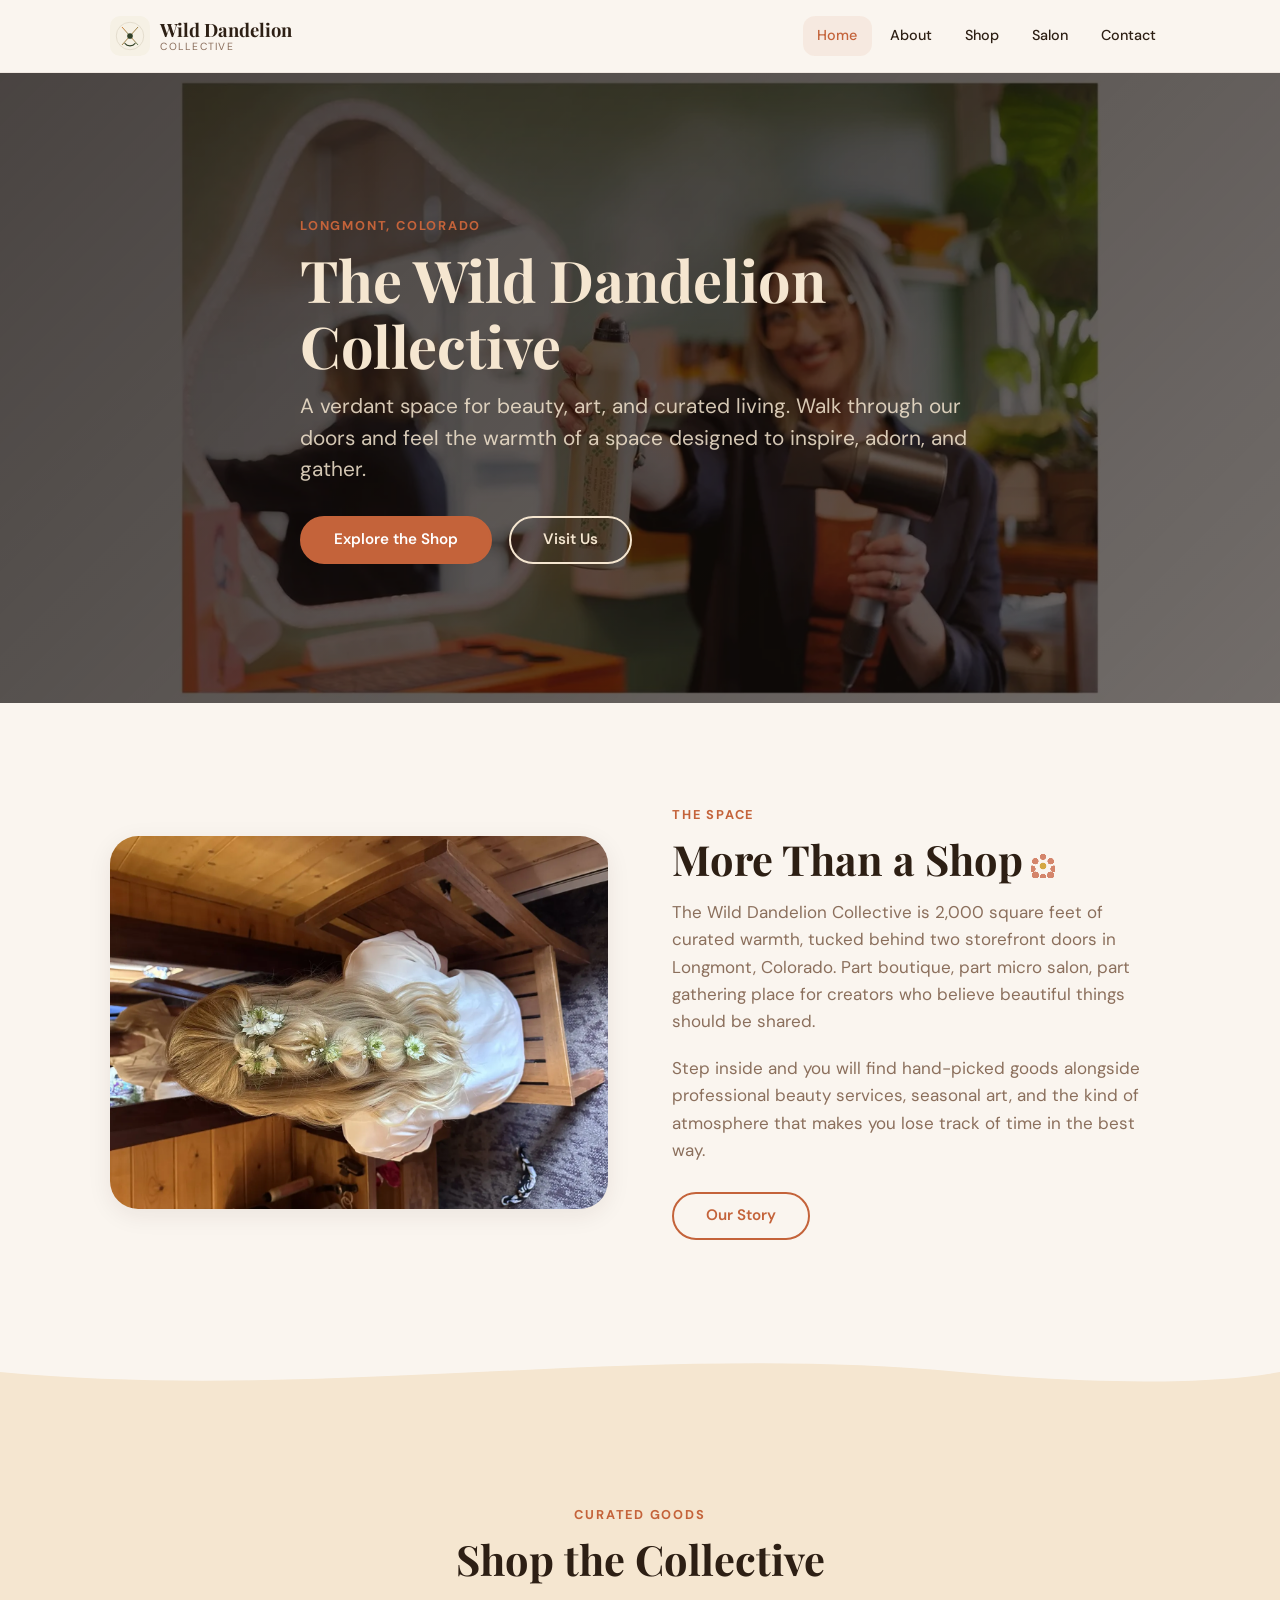
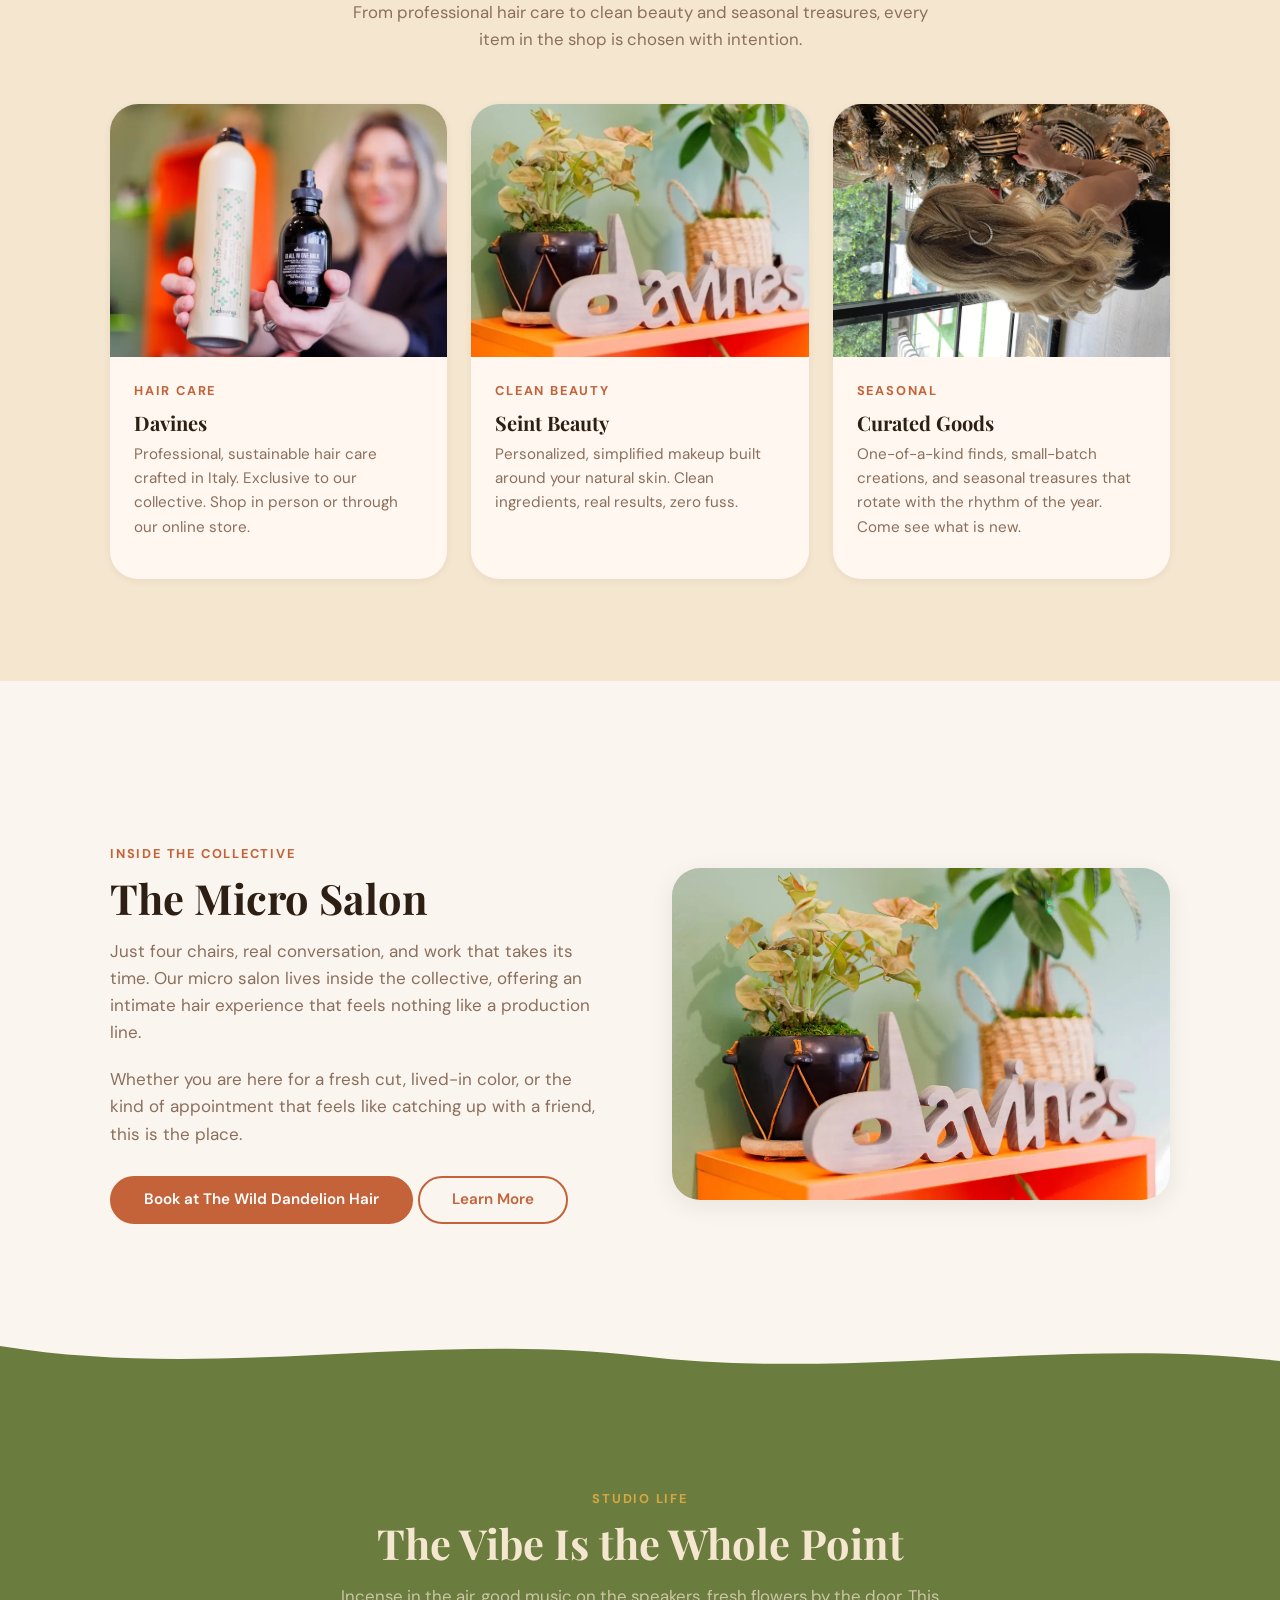
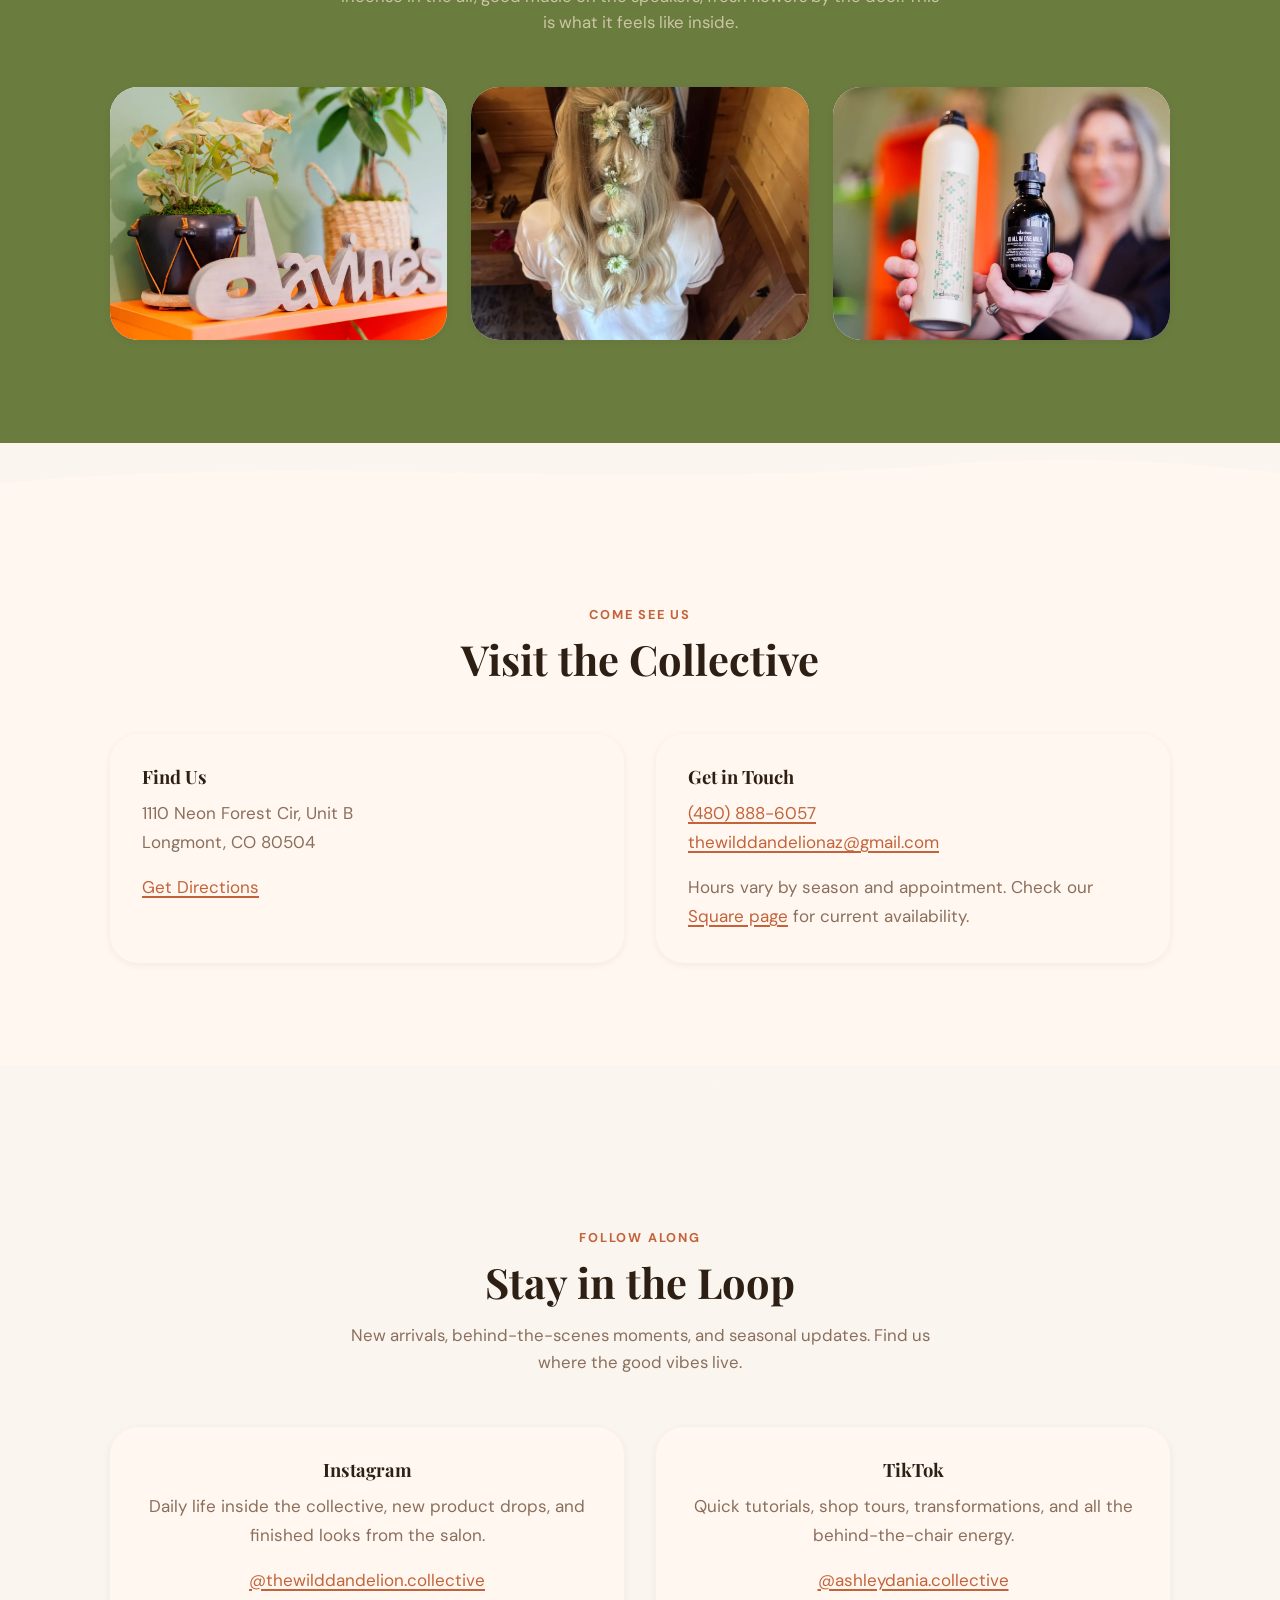
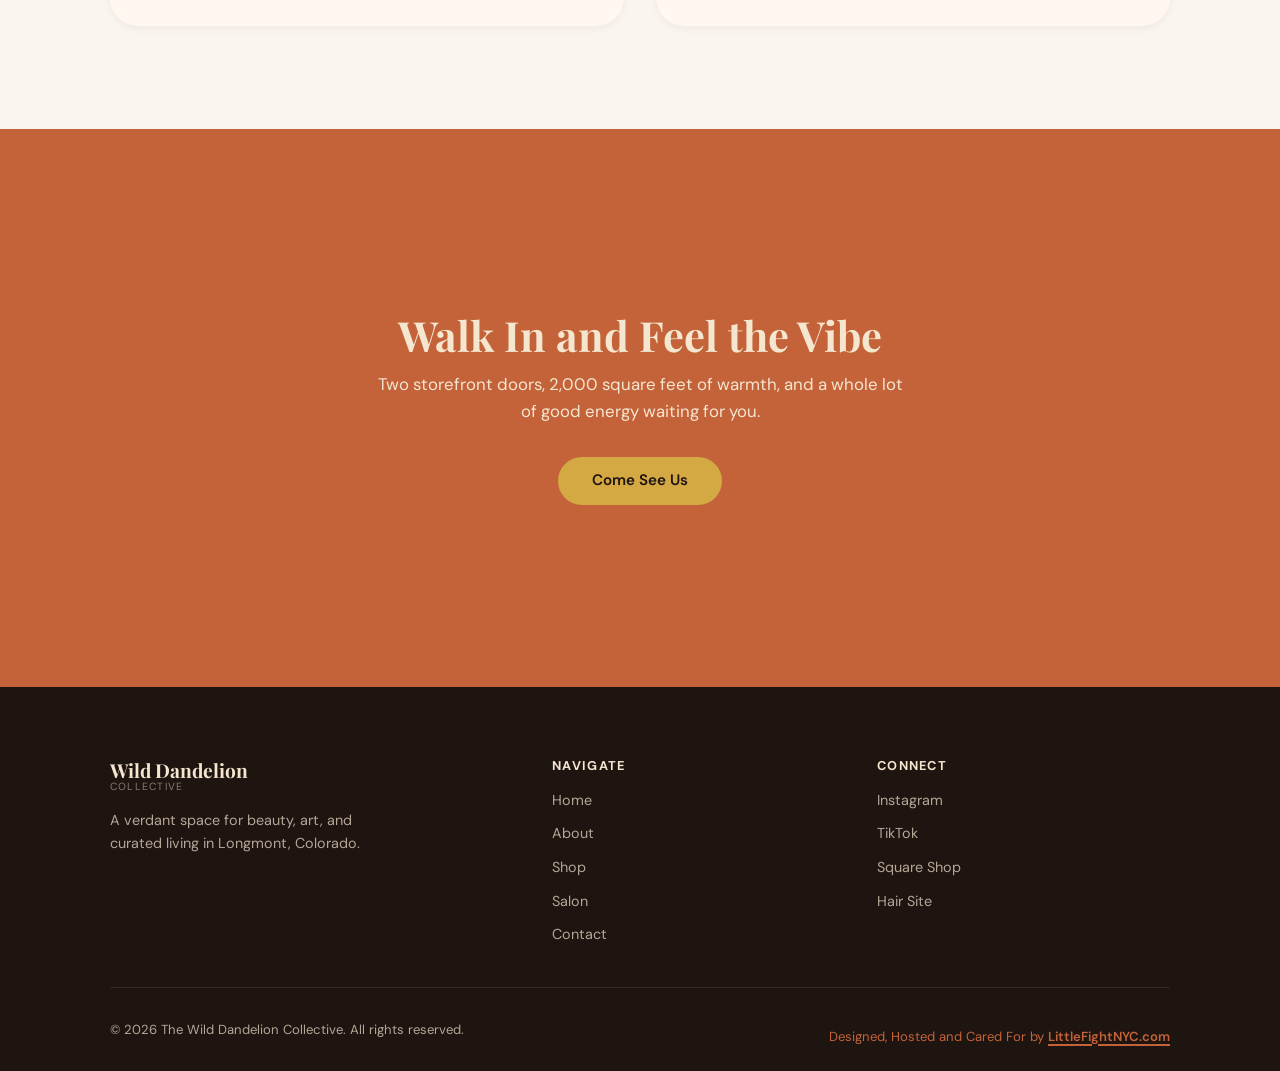
<file: site/index.html>
<!DOCTYPE html>
<html lang="en">
<head>
  <meta charset="UTF-8">
  <meta name="viewport" content="width=device-width, initial-scale=1.0">
  <title>The Wild Dandelion Collective | Curated Shop &amp; Creative Space in Longmont, CO</title>
  <meta name="description" content="A verdant space for beauty, art, and curated living. Shop Davines hair care, Seint beauty, and seasonal finds at The Wild Dandelion Collective in Longmont, Colorado.">

  <!-- OG Tags -->
  <meta property="og:title" content="The Wild Dandelion Collective | Curated Shop &amp; Creative Space">
  <meta property="og:description" content="A verdant space for beauty, art, and curated living in Longmont, Colorado. Curated goods, professional hair care, and an intimate micro salon.">
  <meta property="og:type" content="website">
  <meta property="og:url" content="https://thewilddandelioncollective.com/">
  <meta property="og:image" content="https://thewilddandelioncollective.com/assets/img/hero-1600.webp">
  <meta property="og:locale" content="en_US">

  <!-- Fonts -->
  <link rel="preconnect" href="https://fonts.googleapis.com">
  <link rel="preconnect" href="https://fonts.gstatic.com" crossorigin>
  <link href="https://fonts.googleapis.com/css2?family=DM+Sans:ital,wght@0,400;0,500;0,600;0,700;1,400&family=Playfair+Display:wght@400;600;700&display=swap" rel="stylesheet">

  <!-- Favicon -->
  <link rel="icon" href="assets/icons/brand-mark.svg" type="image/svg+xml">

  <!-- Styles -->
  <link rel="stylesheet" href="css/styles.css">

  <!-- Schema: Organization + LocalBusiness + Store -->
  <script type="application/ld+json">
  {
    "@context": "https://schema.org",
    "@type": ["Store", "LocalBusiness"],
    "name": "The Wild Dandelion Collective",
    "description": "A verdant space for beauty, art, and curated living. Curated shop and creative collective in Longmont, Colorado.",
    "url": "https://thewilddandelioncollective.com",
    "telephone": "+14808886057",
    "email": "thewilddandelionaz@gmail.com",
    "address": {
      "@type": "PostalAddress",
      "streetAddress": "1110 Neon Forest Cir, Unit B",
      "addressLocality": "Longmont",
      "addressRegion": "CO",
      "postalCode": "80504",
      "addressCountry": "US"
    },
    "sameAs": [
      "https://www.instagram.com/thewilddandelion.collective/",
      "https://www.tiktok.com/@ashleydania.collective"
    ],
    "founder": {
      "@type": "Person",
      "name": "Ashley Dania DeMarco"
    }
  }
  </script>
</head>
<body>
  <a href="#main" class="skip-link">Skip to main content</a>

  <!-- ========== HEADER ========== -->
  <header class="site-header">
    <div class="container header-inner">
      <a href="index.html" class="logo" aria-label="The Wild Dandelion Collective — Home">
        <img src="assets/icons/brand-mark.svg" alt="" width="40" height="40">
        <span class="logo-text">
          Wild Dandelion
          <span>Collective</span>
        </span>
      </a>

      <nav aria-label="Main navigation">
        <ul class="nav-list">
          <li><a href="index.html" aria-current="page">Home</a></li>
          <li><a href="pages/about.html">About</a></li>
          <li><a href="pages/shop.html">Shop</a></li>
          <li><a href="pages/salon.html">Salon</a></li>
          <li><a href="pages/contact.html">Contact</a></li>
        </ul>
      </nav>

      <button class="menu-toggle" aria-expanded="false" aria-controls="mobile-nav" aria-label="Open menu">
        <span></span>
        <span></span>
        <span></span>
      </button>
    </div>

    <nav id="mobile-nav" class="mobile-nav" aria-label="Mobile navigation">
      <ul class="mobile-nav-list">
        <li><a href="index.html" aria-current="page">Home</a></li>
        <li><a href="pages/about.html">About</a></li>
        <li><a href="pages/shop.html">Shop</a></li>
        <li><a href="pages/salon.html">Salon</a></li>
        <li><a href="pages/contact.html">Contact</a></li>
      </ul>
    </nav>
  </header>

  <!-- ========== HERO ========== -->
  <section class="hero">
    <div class="hero-bg">
      <picture>
        <source media="(max-width: 900px)" srcset="assets/img/hero-900.webp">
        <img src="assets/img/hero-1600.webp" alt="Inside The Wild Dandelion Collective — a warm, sunlit creative space filled with curated goods and fresh flowers" width="1600" height="1236" fetchpriority="high">
      </picture>
    </div>
    <div class="container hero-content">
      <span class="eyebrow">Longmont, Colorado</span>
      <h1>The Wild Dandelion Collective</h1>
      <p class="tagline">A verdant space for beauty, art, and curated living. Walk through our doors and feel the warmth of a space designed to inspire, adorn, and gather.</p>
      <a href="pages/shop.html" class="btn btn--primary">Explore the Shop</a>
      <a href="pages/contact.html" class="btn btn--outline-light">Visit Us</a>
    </div>
  </section>

  <main id="main">

    <!-- ========== THE SPACE ========== -->
    <section class="section" id="the-space">
      <div class="container">
        <div class="feature-row reveal">
          <div class="feature-img">
            <img src="assets/img/space-detail-1-1400.webp" alt="Curated shelves and warm lighting inside the collective space" width="1400" height="1050" loading="lazy">
          </div>
          <div class="feature-text">
            <span class="eyebrow">The Space</span>
            <h2 class="heading-daisy">More Than a Shop</h2>
            <p>The Wild Dandelion Collective is 2,000 square feet of curated warmth, tucked behind two storefront doors in Longmont, Colorado. Part boutique, part micro salon, part gathering place for creators who believe beautiful things should be shared.</p>
            <p>Step inside and you will find hand-picked goods alongside professional beauty services, seasonal art, and the kind of atmosphere that makes you lose track of time in the best way.</p>
            <a href="pages/about.html" class="btn btn--outline">Our Story</a>
          </div>
        </div>
      </div>
    </section>

    <!-- Wave -->
    <div class="wave-divider wave-divider--cream">
      <svg viewBox="0 0 1440 60" preserveAspectRatio="none" aria-hidden="true">
        <path d="M0,30 C360,60 720,0 1080,30 C1260,45 1380,40 1440,30 L1440,60 L0,60 Z"/>
      </svg>
    </div>

    <!-- ========== SHOP CATEGORIES ========== -->
    <section class="section section--cream" id="shop">
      <div class="container">
        <div class="section-header reveal">
          <span class="eyebrow">Curated Goods</span>
          <h2>Shop the Collective</h2>
          <p>From professional hair care to clean beauty and seasonal treasures, every item in the shop is chosen with intention.</p>
        </div>

        <div class="card-grid card-grid--3">
          <a href="https://the-wild-dandalion.square.site/" target="_blank" rel="noopener" class="card reveal" style="text-decoration:none;color:inherit;">
            <div class="card-img">
              <img src="assets/img/davines-ritual-900.webp" alt="Davines hair care products displayed on a wooden shelf" width="900" height="600" loading="lazy">
            </div>
            <div class="card-body">
              <span class="eyebrow">Hair Care</span>
              <h3>Davines</h3>
              <p>Professional, sustainable hair care crafted in Italy. Exclusive to our collective. Shop in person or through our online store.</p>
            </div>
          </a>

          <a href="https://www.seintofficial.com/en" target="_blank" rel="noopener" class="card reveal" style="text-decoration:none;color:inherit;">
            <div class="card-img">
              <img src="assets/img/studio-detail-1400.webp" alt="Clean beauty products and tools arranged on a vintage tray" width="1400" height="933" loading="lazy">
            </div>
            <div class="card-body">
              <span class="eyebrow">Clean Beauty</span>
              <h3>Seint Beauty</h3>
              <p>Personalized, simplified makeup built around your natural skin. Clean ingredients, real results, zero fuss.</p>
            </div>
          </a>

          <div class="card reveal">
            <div class="card-img">
              <img src="assets/img/space-detail-2-1400.webp" alt="Seasonal curated goods and handmade items on display" width="1400" height="1050" loading="lazy">
            </div>
            <div class="card-body">
              <span class="eyebrow">Seasonal</span>
              <h3>Curated Goods</h3>
              <p>One-of-a-kind finds, small-batch creations, and seasonal treasures that rotate with the rhythm of the year. Come see what is new.</p>
            </div>
          </div>
        </div>
      </div>
    </section>

    <!-- Wave -->
    <div class="wave-divider wave-divider--bg">
      <svg viewBox="0 0 1440 60" preserveAspectRatio="none" aria-hidden="true">
        <path d="M0,30 C360,0 720,60 1080,30 C1260,15 1380,20 1440,30 L1440,60 L0,60 Z"/>
      </svg>
    </div>

    <!-- ========== THE MICRO SALON ========== -->
    <section class="section" id="salon">
      <div class="container">
        <div class="feature-row feature-row--reverse reveal">
          <div class="feature-img">
            <img src="assets/img/salon-detail-900.webp" alt="Intimate salon chairs inside the collective with warm lighting" width="900" height="600" loading="lazy">
          </div>
          <div class="feature-text">
            <span class="eyebrow">Inside the Collective</span>
            <h2>The Micro Salon</h2>
            <p>Just four chairs, real conversation, and work that takes its time. Our micro salon lives inside the collective, offering an intimate hair experience that feels nothing like a production line.</p>
            <p>Whether you are here for a fresh cut, lived-in color, or the kind of appointment that feels like catching up with a friend, this is the place.</p>
            <a href="https://thewilddandelion.hair/" target="_blank" rel="noopener" class="btn btn--primary">Book at The Wild Dandelion Hair</a>
            <a href="pages/salon.html" class="btn btn--outline">Learn More</a>
          </div>
        </div>
      </div>
    </section>

    <!-- Wave -->
    <div class="wave-divider wave-divider--olive">
      <svg viewBox="0 0 1440 60" preserveAspectRatio="none" aria-hidden="true">
        <path d="M0,20 C240,55 480,5 720,30 C960,55 1200,10 1440,35 L1440,60 L0,60 Z"/>
      </svg>
    </div>

    <!-- ========== GALLERY / STUDIO LIFE ========== -->
    <section class="section section--olive" id="life">
      <div class="container">
        <div class="section-header reveal">
          <span class="eyebrow">Studio Life</span>
          <h2>The Vibe Is the Whole Point</h2>
          <p style="color:rgba(245,230,208,.7);">Incense in the air, good music on the speakers, fresh flowers by the door. This is what it feels like inside.</p>
        </div>
        <div class="card-grid card-grid--3 reveal">
          <div class="card">
            <div class="card-img">
              <img src="assets/img/studio-life-1-1400.webp" alt="Candid moment inside the collective, a stylist laughing with a client" width="1400" height="934" loading="lazy">
            </div>
          </div>
          <div class="card">
            <div class="card-img">
              <img src="assets/img/client-work-1-1400.webp" alt="Beautiful finished hair work by a Wild Dandelion stylist" width="1400" height="1400" loading="lazy">
            </div>
          </div>
          <div class="card">
            <div class="card-img">
              <img src="assets/img/studio-life-2-1400.webp" alt="Interior details of the collective — vintage decor and warm textures" width="1400" height="934" loading="lazy">
            </div>
          </div>
        </div>
      </div>
    </section>

    <!-- Wave -->
    <div class="wave-divider wave-divider--surface">
      <svg viewBox="0 0 1440 60" preserveAspectRatio="none" aria-hidden="true">
        <path d="M0,40 C360,10 720,50 1080,20 C1260,10 1380,25 1440,30 L1440,60 L0,60 Z"/>
      </svg>
    </div>

    <!-- ========== VISIT US ========== -->
    <section class="section section--surface" id="visit">
      <div class="container">
        <div class="section-header reveal">
          <span class="eyebrow">Come See Us</span>
          <h2>Visit the Collective</h2>
        </div>

        <div class="info-grid reveal">
          <div class="info-block">
            <h3>Find Us</h3>
            <address>
              1110 Neon Forest Cir, Unit B<br>
              Longmont, CO 80504
            </address>
            <p class="mt-2">
              <a href="https://maps.google.com/?q=1110+Neon+Forest+Cir+Unit+B+Longmont+CO+80504" target="_blank" rel="noopener">Get Directions</a>
            </p>
          </div>

          <div class="info-block">
            <h3>Get in Touch</h3>
            <p>
              <a href="tel:+14808886057" class="phone-link">(480) 888-6057</a><br>
              <a href="mailto:thewilddandelionaz@gmail.com">thewilddandelionaz@gmail.com</a>
            </p>
            <p class="mt-2">Hours vary by season and appointment. Check our <a href="https://the-wild-dandalion.square.site/" target="_blank" rel="noopener">Square page</a> for current availability.</p>
          </div>
        </div>
      </div>
    </section>

    <!-- Wave -->
    <div class="wave-divider wave-divider--bg">
      <svg viewBox="0 0 1440 60" preserveAspectRatio="none" aria-hidden="true">
        <path d="M0,30 C360,60 720,0 1080,30 C1260,45 1380,40 1440,30 L1440,60 L0,60 Z"/>
      </svg>
    </div>

    <!-- ========== FOLLOW ALONG ========== -->
    <section class="section" id="follow">
      <div class="container">
        <div class="section-header reveal">
          <span class="eyebrow">Follow Along</span>
          <h2>Stay in the Loop</h2>
          <p>New arrivals, behind-the-scenes moments, and seasonal updates. Find us where the good vibes live.</p>
        </div>

        <div class="info-grid reveal">
          <div class="info-block text-center">
            <h3>Instagram</h3>
            <p>Daily life inside the collective, new product drops, and finished looks from the salon.</p>
            <p class="mt-2"><a href="https://www.instagram.com/thewilddandelion.collective/" target="_blank" rel="noopener">@thewilddandelion.collective</a></p>
          </div>
          <div class="info-block text-center">
            <h3>TikTok</h3>
            <p>Quick tutorials, shop tours, transformations, and all the behind-the-chair energy.</p>
            <p class="mt-2"><a href="https://www.tiktok.com/@ashleydania.collective" target="_blank" rel="noopener">@ashleydania.collective</a></p>
          </div>
        </div>
      </div>
    </section>

    <!-- ========== FINAL CTA ========== -->
    <section class="section section--primary">
      <div class="container cta-banner reveal">
        <h2>Walk In and Feel the Vibe</h2>
        <p>Two storefront doors, 2,000 square feet of warmth, and a whole lot of good energy waiting for you.</p>
        <a href="pages/contact.html" class="btn btn--accent">Come See Us</a>
      </div>
    </section>

  </main>

  <!-- ========== FOOTER ========== -->
  <footer class="site-footer">
    <div class="container">
      <div class="footer-grid">
        <div class="footer-brand">
          <div class="logo-text">
            Wild Dandelion
            <span>Collective</span>
          </div>
          <p class="mt-2">A verdant space for beauty, art, and curated living in Longmont, Colorado.</p>
        </div>

        <div class="footer-col">
          <h4>Navigate</h4>
          <ul>
            <li><a href="index.html">Home</a></li>
            <li><a href="pages/about.html">About</a></li>
            <li><a href="pages/shop.html">Shop</a></li>
            <li><a href="pages/salon.html">Salon</a></li>
            <li><a href="pages/contact.html">Contact</a></li>
          </ul>
        </div>

        <div class="footer-col">
          <h4>Connect</h4>
          <ul>
            <li><a href="https://www.instagram.com/thewilddandelion.collective/" target="_blank" rel="noopener">Instagram</a></li>
            <li><a href="https://www.tiktok.com/@ashleydania.collective" target="_blank" rel="noopener">TikTok</a></li>
            <li><a href="https://the-wild-dandalion.square.site/" target="_blank" rel="noopener">Square Shop</a></li>
            <li><a href="https://thewilddandelion.hair/" target="_blank" rel="noopener">Hair Site</a></li>
          </ul>
        </div>
      </div>

      <div class="footer-bottom">
        <p>&copy; <span class="js-year">2026</span> The Wild Dandelion Collective. All rights reserved.</p>
        <p class="footer-credit">Designed, Hosted and Cared For by <a href="https://littlefightnyc.com" target="_blank" rel="noopener">LittleFightNYC.com</a></p>
      </div>
    </div>
  </footer>

  <script src="js/main.js"></script>
</body>
</html>
</file>
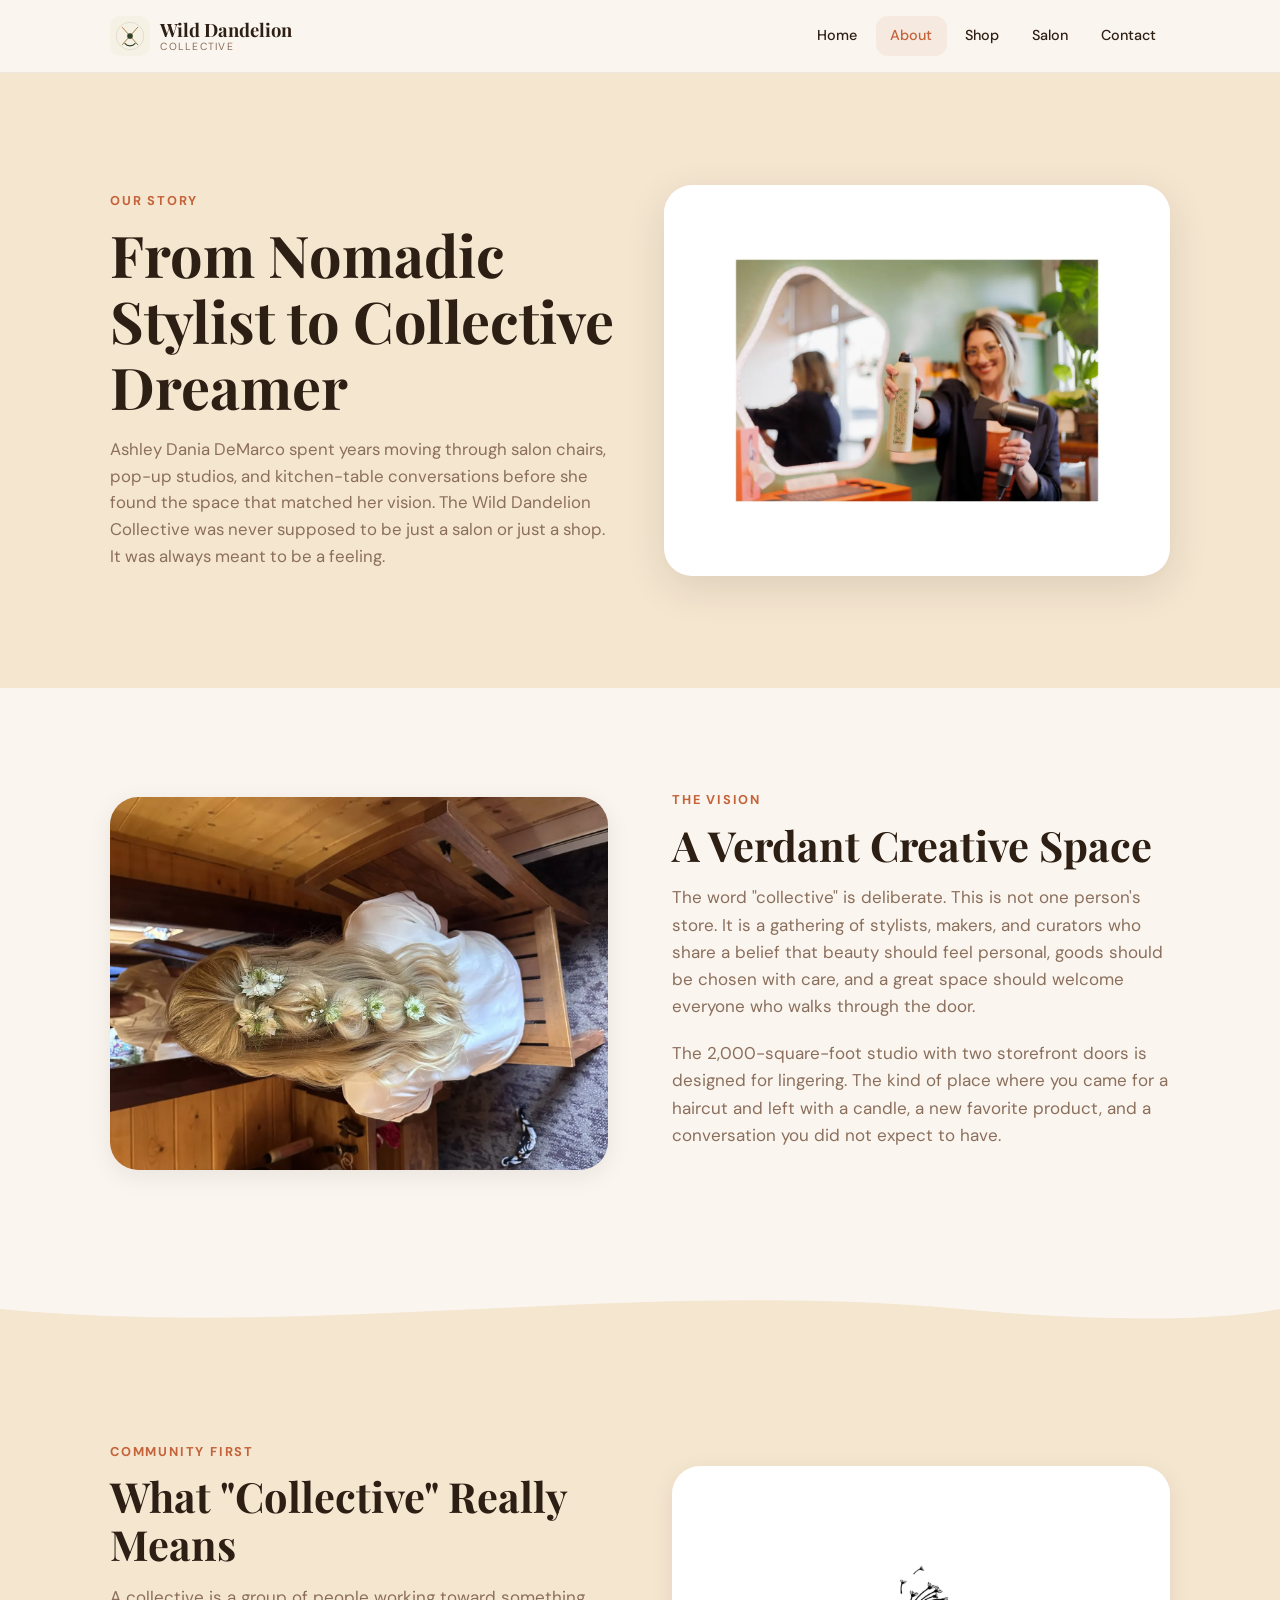
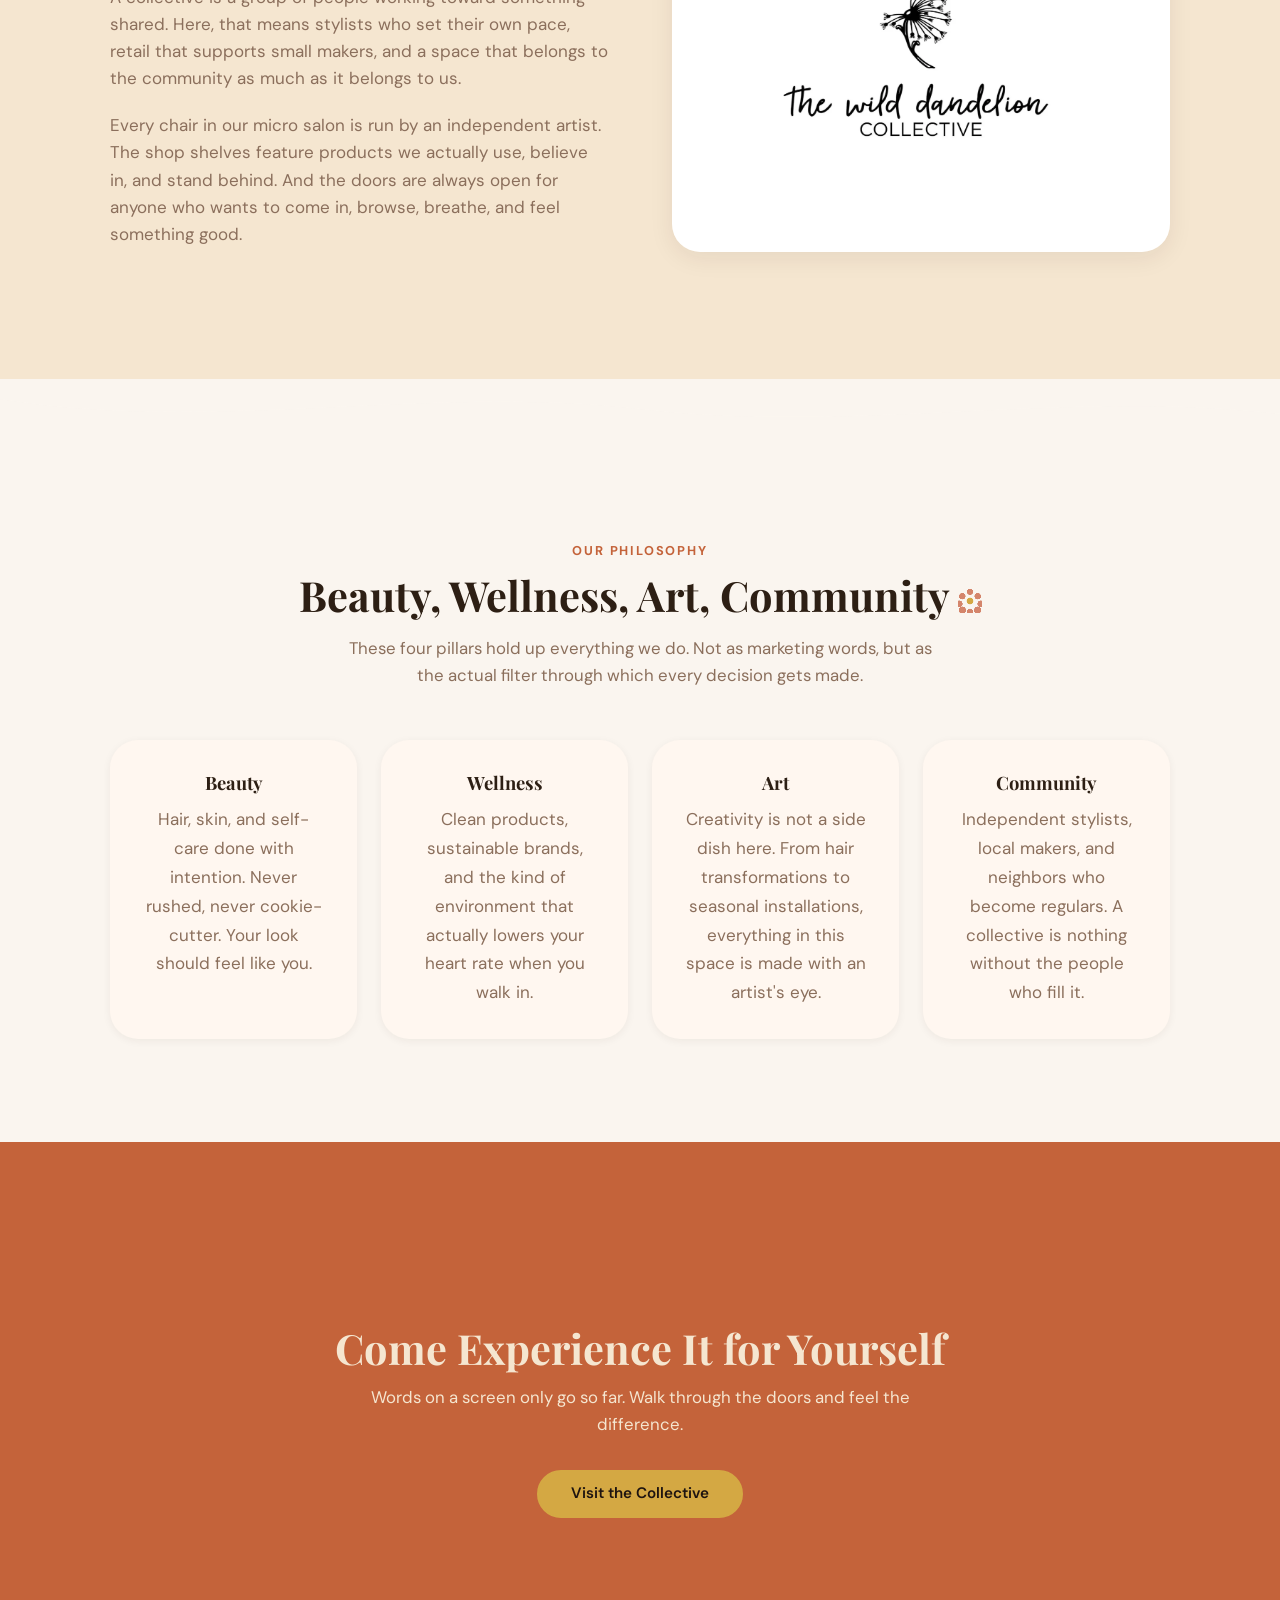
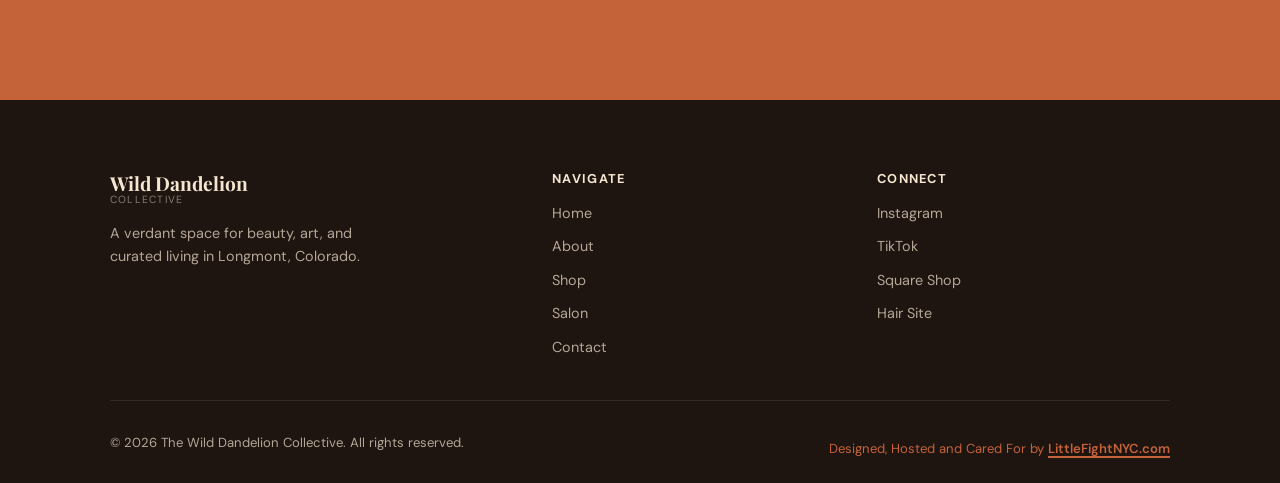
<file: site/pages/about.html>
<!DOCTYPE html>
<html lang="en">
<head>
  <meta charset="UTF-8">
  <meta name="viewport" content="width=device-width, initial-scale=1.0">
  <title>About the Collective | The Wild Dandelion Collective</title>
  <meta name="description" content="Meet Ashley Dania DeMarco and the story behind The Wild Dandelion Collective — a 2,000 sq ft creative space for beauty, art, and curated living in Longmont, CO.">

  <meta property="og:title" content="About the Collective | The Wild Dandelion Collective">
  <meta property="og:description" content="The story behind a verdant creative space where beauty, art, and community converge in Longmont, Colorado.">
  <meta property="og:type" content="website">
  <meta property="og:url" content="https://thewilddandelioncollective.com/pages/about.html">
  <meta property="og:image" content="https://thewilddandelioncollective.com/assets/img/ashley-portrait-1400.webp">

  <link rel="preconnect" href="https://fonts.googleapis.com">
  <link rel="preconnect" href="https://fonts.gstatic.com" crossorigin>
  <link href="https://fonts.googleapis.com/css2?family=DM+Sans:ital,wght@0,400;0,500;0,600;0,700;1,400&family=Playfair+Display:wght@400;600;700&display=swap" rel="stylesheet">
  <link rel="icon" href="../assets/icons/brand-mark.svg" type="image/svg+xml">
  <link rel="stylesheet" href="../css/styles.css">
</head>
<body>
  <a href="#main" class="skip-link">Skip to main content</a>

  <!-- HEADER -->
  <header class="site-header">
    <div class="container header-inner">
      <a href="../index.html" class="logo" aria-label="The Wild Dandelion Collective — Home">
        <img src="../assets/icons/brand-mark.svg" alt="" width="40" height="40">
        <span class="logo-text">
          Wild Dandelion
          <span>Collective</span>
        </span>
      </a>
      <nav aria-label="Main navigation">
        <ul class="nav-list">
          <li><a href="../index.html">Home</a></li>
          <li><a href="about.html" aria-current="page">About</a></li>
          <li><a href="shop.html">Shop</a></li>
          <li><a href="salon.html">Salon</a></li>
          <li><a href="contact.html">Contact</a></li>
        </ul>
      </nav>
      <button class="menu-toggle" aria-expanded="false" aria-controls="mobile-nav" aria-label="Open menu">
        <span></span><span></span><span></span>
      </button>
    </div>
    <nav id="mobile-nav" class="mobile-nav" aria-label="Mobile navigation">
      <ul class="mobile-nav-list">
        <li><a href="../index.html">Home</a></li>
        <li><a href="about.html" aria-current="page">About</a></li>
        <li><a href="shop.html">Shop</a></li>
        <li><a href="salon.html">Salon</a></li>
        <li><a href="contact.html">Contact</a></li>
      </ul>
    </nav>
  </header>

  <main id="main">

    <!-- ABOUT HERO -->
    <section class="about-hero">
      <div class="container">
        <div class="about-hero-grid">
          <div class="about-intro">
            <span class="eyebrow">Our Story</span>
            <h1>From Nomadic Stylist to Collective Dreamer</h1>
            <p>Ashley Dania DeMarco spent years moving through salon chairs, pop-up studios, and kitchen-table conversations before she found the space that matched her vision. The Wild Dandelion Collective was never supposed to be just a salon or just a shop. It was always meant to be a feeling.</p>
          </div>
          <div class="about-portrait">
            <img src="../assets/img/ashley-portrait-1400.webp" alt="Ashley Dania DeMarco, founder of The Wild Dandelion Collective" width="1400" height="1082" fetchpriority="high">
          </div>
        </div>
      </div>
    </section>

    <!-- THE VISION -->
    <section class="section">
      <div class="container">
        <div class="feature-row reveal">
          <div class="feature-img">
            <img src="../assets/img/space-detail-1-1400.webp" alt="Interior of the collective showing curated shelves and warm details" width="1400" height="1050" loading="lazy">
          </div>
          <div class="feature-text">
            <span class="eyebrow">The Vision</span>
            <h2>A Verdant Creative Space</h2>
            <p>The word "collective" is deliberate. This is not one person's store. It is a gathering of stylists, makers, and curators who share a belief that beauty should feel personal, goods should be chosen with care, and a great space should welcome everyone who walks through the door.</p>
            <p>The 2,000-square-foot studio with two storefront doors is designed for lingering. The kind of place where you came for a haircut and left with a candle, a new favorite product, and a conversation you did not expect to have.</p>
          </div>
        </div>
      </div>
    </section>

    <!-- WHAT COLLECTIVE MEANS -->
    <div class="wave-divider wave-divider--cream">
      <svg viewBox="0 0 1440 60" preserveAspectRatio="none" aria-hidden="true">
        <path d="M0,30 C360,60 720,0 1080,30 C1260,45 1380,40 1440,30 L1440,60 L0,60 Z"/>
      </svg>
    </div>

    <section class="section section--cream">
      <div class="container">
        <div class="feature-row feature-row--reverse reveal">
          <div class="feature-img">
            <img src="../assets/img/collective-bw-1400.webp" alt="Black and white portrait capturing the collaborative spirit of the collective" width="1400" height="1083" loading="lazy">
          </div>
          <div class="feature-text">
            <span class="eyebrow">Community First</span>
            <h2>What "Collective" Really Means</h2>
            <p>A collective is a group of people working toward something shared. Here, that means stylists who set their own pace, retail that supports small makers, and a space that belongs to the community as much as it belongs to us.</p>
            <p>Every chair in our micro salon is run by an independent artist. The shop shelves feature products we actually use, believe in, and stand behind. And the doors are always open for anyone who wants to come in, browse, breathe, and feel something good.</p>
          </div>
        </div>
      </div>
    </section>

    <div class="wave-divider wave-divider--bg">
      <svg viewBox="0 0 1440 60" preserveAspectRatio="none" aria-hidden="true">
        <path d="M0,20 C240,55 480,5 720,30 C960,55 1200,10 1440,35 L1440,60 L0,60 Z"/>
      </svg>
    </div>

    <!-- PHILOSOPHY -->
    <section class="section">
      <div class="container">
        <div class="section-header reveal">
          <span class="eyebrow">Our Philosophy</span>
          <h2 class="heading-daisy">Beauty, Wellness, Art, Community</h2>
          <p>These four pillars hold up everything we do. Not as marketing words, but as the actual filter through which every decision gets made.</p>
        </div>

        <div class="card-grid card-grid--4 reveal">
          <div class="info-block text-center">
            <h3>Beauty</h3>
            <p>Hair, skin, and self-care done with intention. Never rushed, never cookie-cutter. Your look should feel like you.</p>
          </div>
          <div class="info-block text-center">
            <h3>Wellness</h3>
            <p>Clean products, sustainable brands, and the kind of environment that actually lowers your heart rate when you walk in.</p>
          </div>
          <div class="info-block text-center">
            <h3>Art</h3>
            <p>Creativity is not a side dish here. From hair transformations to seasonal installations, everything in this space is made with an artist's eye.</p>
          </div>
          <div class="info-block text-center">
            <h3>Community</h3>
            <p>Independent stylists, local makers, and neighbors who become regulars. A collective is nothing without the people who fill it.</p>
          </div>
        </div>
      </div>
    </section>

    <!-- CTA -->
    <section class="section section--primary">
      <div class="container cta-banner reveal">
        <h2>Come Experience It for Yourself</h2>
        <p>Words on a screen only go so far. Walk through the doors and feel the difference.</p>
        <a href="contact.html" class="btn btn--accent">Visit the Collective</a>
      </div>
    </section>

  </main>

  <!-- FOOTER -->
  <footer class="site-footer">
    <div class="container">
      <div class="footer-grid">
        <div class="footer-brand">
          <div class="logo-text">
            Wild Dandelion
            <span>Collective</span>
          </div>
          <p class="mt-2">A verdant space for beauty, art, and curated living in Longmont, Colorado.</p>
        </div>
        <div class="footer-col">
          <h4>Navigate</h4>
          <ul>
            <li><a href="../index.html">Home</a></li>
            <li><a href="about.html">About</a></li>
            <li><a href="shop.html">Shop</a></li>
            <li><a href="salon.html">Salon</a></li>
            <li><a href="contact.html">Contact</a></li>
          </ul>
        </div>
        <div class="footer-col">
          <h4>Connect</h4>
          <ul>
            <li><a href="https://www.instagram.com/thewilddandelion.collective/" target="_blank" rel="noopener">Instagram</a></li>
            <li><a href="https://www.tiktok.com/@ashleydania.collective" target="_blank" rel="noopener">TikTok</a></li>
            <li><a href="https://the-wild-dandalion.square.site/" target="_blank" rel="noopener">Square Shop</a></li>
            <li><a href="https://thewilddandelion.hair/" target="_blank" rel="noopener">Hair Site</a></li>
          </ul>
        </div>
      </div>
      <div class="footer-bottom">
        <p>&copy; <span class="js-year">2026</span> The Wild Dandelion Collective. All rights reserved.</p>
        <p class="footer-credit">Designed, Hosted and Cared For by <a href="https://littlefightnyc.com" target="_blank" rel="noopener">LittleFightNYC.com</a></p>
      </div>
    </div>
  </footer>
  <script src="../js/main.js"></script>
</body>
</html>
</file>
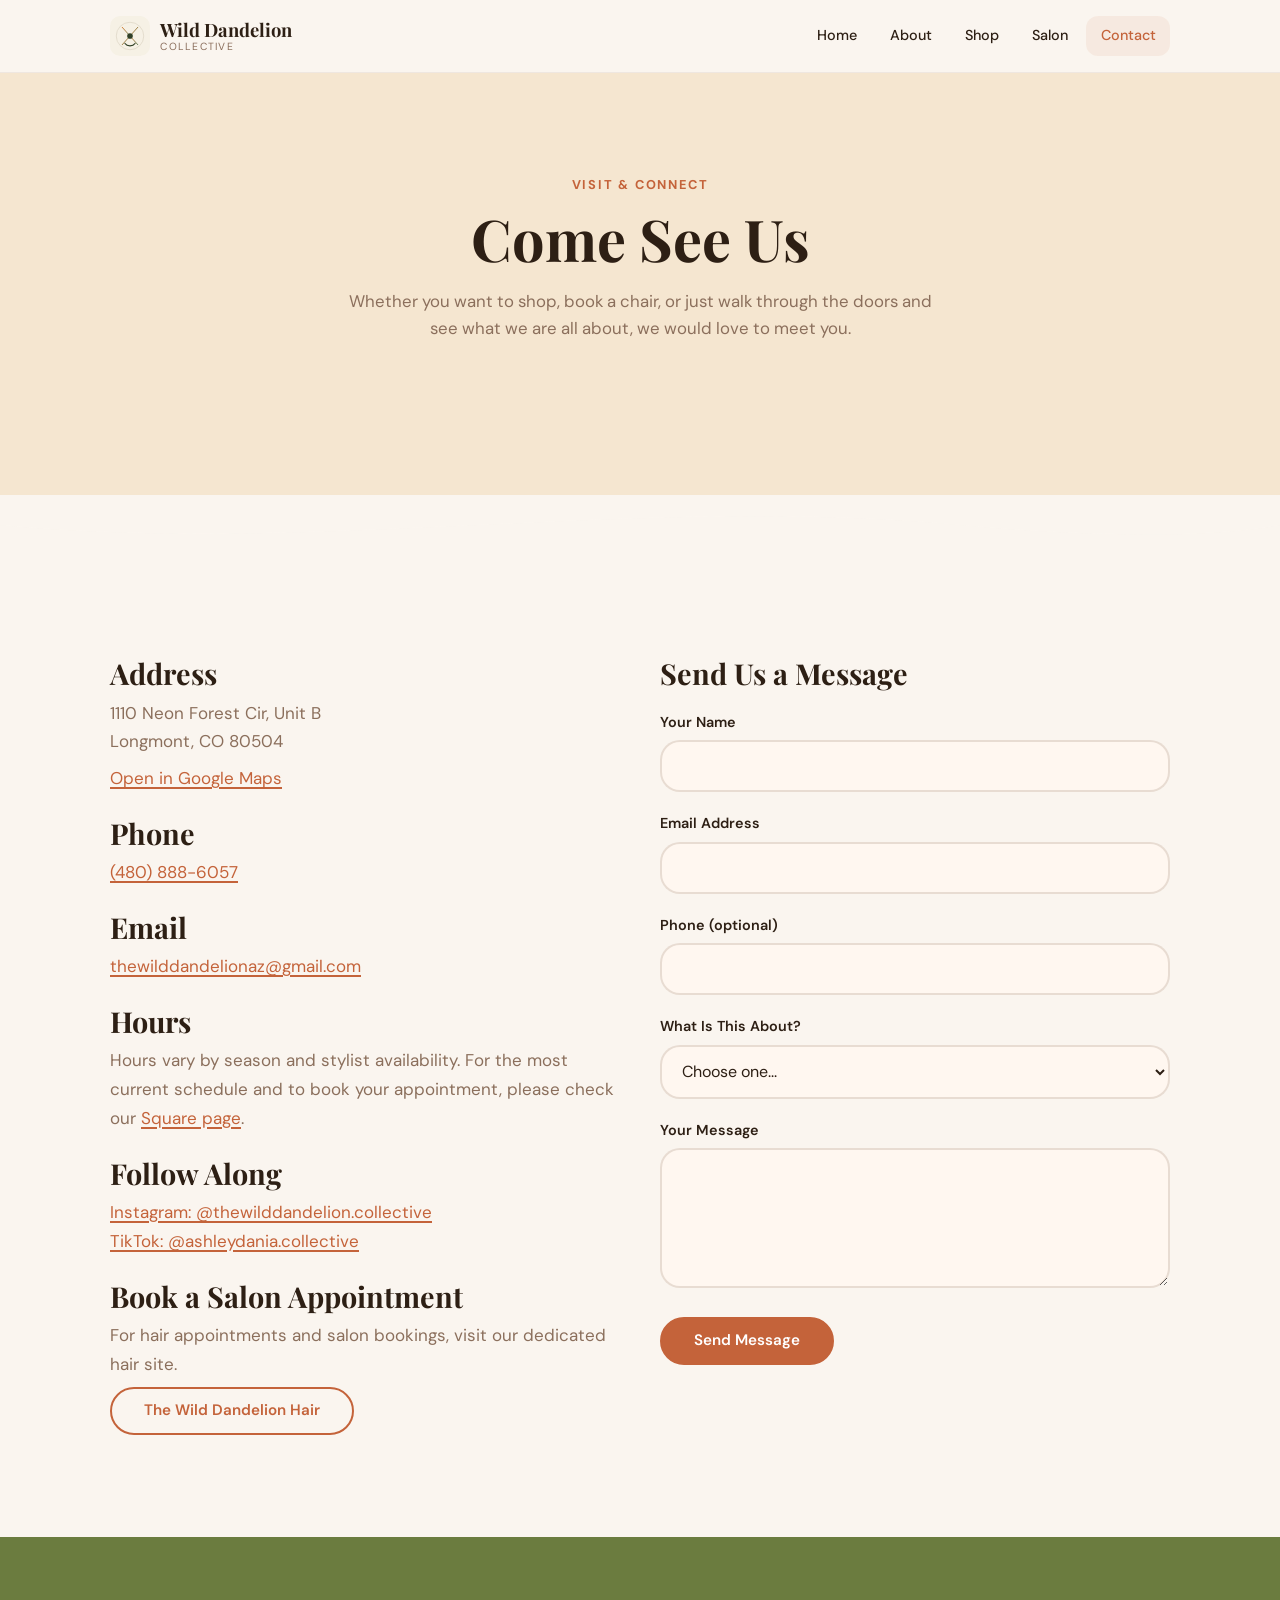
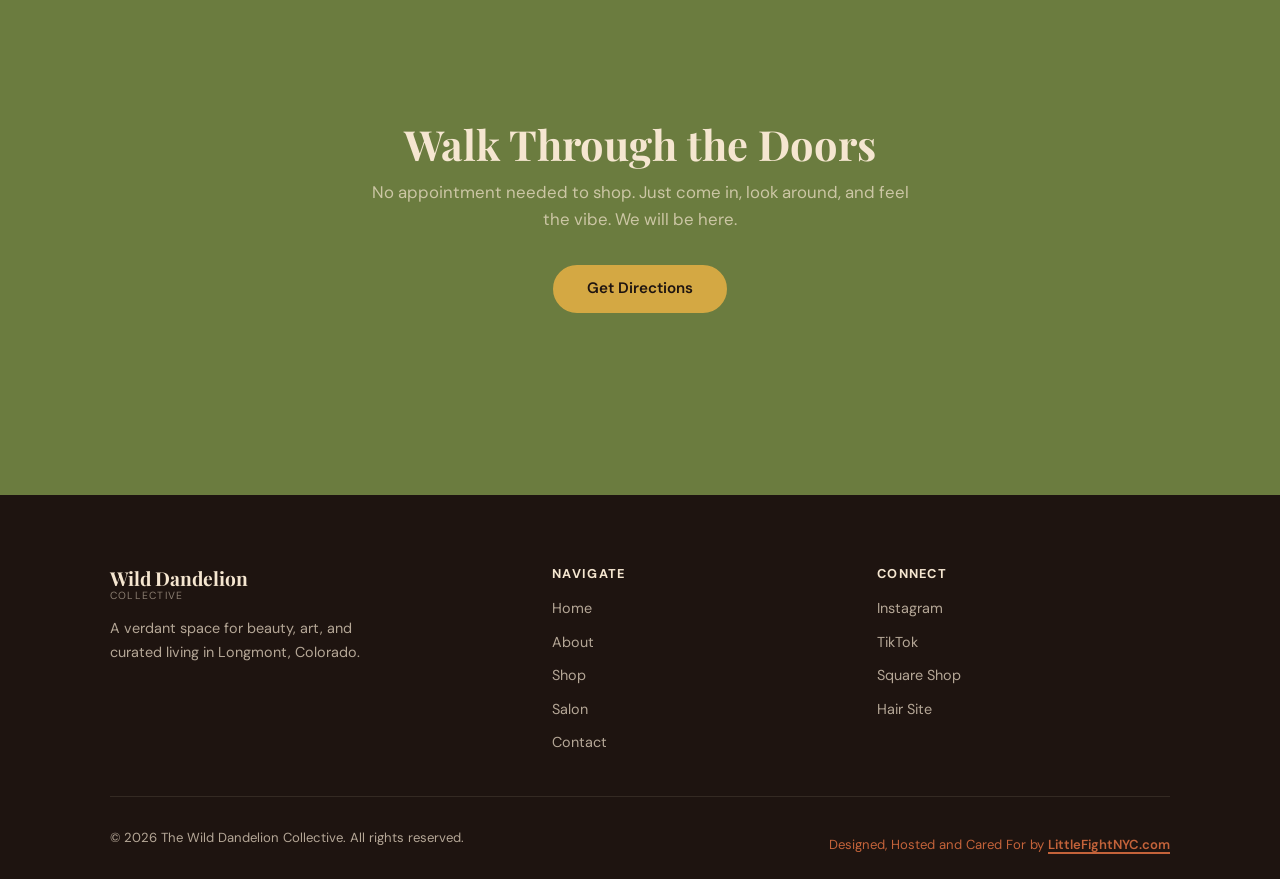
<file: site/pages/contact.html>
<!DOCTYPE html>
<html lang="en">
<head>
  <meta charset="UTF-8">
  <meta name="viewport" content="width=device-width, initial-scale=1.0">
  <title>Visit &amp; Contact | The Wild Dandelion Collective</title>
  <meta name="description" content="Visit The Wild Dandelion Collective at 1110 Neon Forest Cir, Unit B, Longmont, CO 80504. Call (480) 888-6057 or send us a message. Walk-ins welcome.">

  <meta property="og:title" content="Visit &amp; Contact | The Wild Dandelion Collective">
  <meta property="og:description" content="Find us in Longmont, Colorado. Get directions, hours, and send us a message.">
  <meta property="og:type" content="website">
  <meta property="og:url" content="https://thewilddandelioncollective.com/pages/contact.html">
  <meta property="og:image" content="https://thewilddandelioncollective.com/assets/img/hero-1600.webp">

  <link rel="preconnect" href="https://fonts.googleapis.com">
  <link rel="preconnect" href="https://fonts.gstatic.com" crossorigin>
  <link href="https://fonts.googleapis.com/css2?family=DM+Sans:ital,wght@0,400;0,500;0,600;0,700;1,400&family=Playfair+Display:wght@400;600;700&display=swap" rel="stylesheet">
  <link rel="icon" href="../assets/icons/brand-mark.svg" type="image/svg+xml">
  <link rel="stylesheet" href="../css/styles.css">
</head>
<body>
  <a href="#main" class="skip-link">Skip to main content</a>

  <!-- HEADER -->
  <header class="site-header">
    <div class="container header-inner">
      <a href="../index.html" class="logo" aria-label="The Wild Dandelion Collective — Home">
        <img src="../assets/icons/brand-mark.svg" alt="" width="40" height="40">
        <span class="logo-text">
          Wild Dandelion
          <span>Collective</span>
        </span>
      </a>
      <nav aria-label="Main navigation">
        <ul class="nav-list">
          <li><a href="../index.html">Home</a></li>
          <li><a href="about.html">About</a></li>
          <li><a href="shop.html">Shop</a></li>
          <li><a href="salon.html">Salon</a></li>
          <li><a href="contact.html" aria-current="page">Contact</a></li>
        </ul>
      </nav>
      <button class="menu-toggle" aria-expanded="false" aria-controls="mobile-nav" aria-label="Open menu">
        <span></span><span></span><span></span>
      </button>
    </div>
    <nav id="mobile-nav" class="mobile-nav" aria-label="Mobile navigation">
      <ul class="mobile-nav-list">
        <li><a href="../index.html">Home</a></li>
        <li><a href="about.html">About</a></li>
        <li><a href="shop.html">Shop</a></li>
        <li><a href="salon.html">Salon</a></li>
        <li><a href="contact.html" aria-current="page">Contact</a></li>
      </ul>
    </nav>
  </header>

  <main id="main">

    <!-- CONTACT HERO -->
    <section class="section section--cream">
      <div class="container">
        <div class="section-header">
          <span class="eyebrow">Visit &amp; Connect</span>
          <h1>Come See Us</h1>
          <p>Whether you want to shop, book a chair, or just walk through the doors and see what we are all about, we would love to meet you.</p>
        </div>
      </div>
    </section>

    <div class="wave-divider wave-divider--bg">
      <svg viewBox="0 0 1440 60" preserveAspectRatio="none" aria-hidden="true">
        <path d="M0,30 C360,60 720,0 1080,30 C1260,45 1380,40 1440,30 L1440,60 L0,60 Z"/>
      </svg>
    </div>

    <!-- CONTACT DETAILS + FORM -->
    <section class="section">
      <div class="container">
        <div class="contact-grid">

          <!-- LEFT: Details -->
          <div class="contact-details reveal">
            <h3>Address</h3>
            <address>
              1110 Neon Forest Cir, Unit B<br>
              Longmont, CO 80504
            </address>
            <p class="mt-1">
              <a href="https://maps.google.com/?q=1110+Neon+Forest+Cir+Unit+B+Longmont+CO+80504" target="_blank" rel="noopener">Open in Google Maps</a>
            </p>

            <h3>Phone</h3>
            <p><a href="tel:+14808886057" class="phone-link">(480) 888-6057</a></p>

            <h3>Email</h3>
            <p><a href="mailto:thewilddandelionaz@gmail.com">thewilddandelionaz@gmail.com</a></p>

            <h3>Hours</h3>
            <p>Hours vary by season and stylist availability. For the most current schedule and to book your appointment, please check our <a href="https://the-wild-dandalion.square.site/" target="_blank" rel="noopener">Square page</a>.</p>

            <h3>Follow Along</h3>
            <p>
              <a href="https://www.instagram.com/thewilddandelion.collective/" target="_blank" rel="noopener">Instagram: @thewilddandelion.collective</a><br>
              <a href="https://www.tiktok.com/@ashleydania.collective" target="_blank" rel="noopener">TikTok: @ashleydania.collective</a>
            </p>

            <h3>Book a Salon Appointment</h3>
            <p>For hair appointments and salon bookings, visit our dedicated hair site.</p>
            <p class="mt-1"><a href="https://thewilddandelion.hair/" target="_blank" rel="noopener" class="btn btn--outline">The Wild Dandelion Hair</a></p>
          </div>

          <!-- RIGHT: Form -->
          <div class="reveal">
            <h3 style="margin-bottom:1.25rem;">Send Us a Message</h3>
            <form name="contact" method="POST" data-netlify="true" netlify-honeypot="bot-field" class="contact-form">
              <p class="ohnohoney">
                <label>Do not fill this out if you are human: <input name="bot-field"></label>
              </p>

              <div class="form-group">
                <label for="name">Your Name</label>
                <input type="text" id="name" name="name" required autocomplete="name">
              </div>

              <div class="form-group">
                <label for="email">Email Address</label>
                <input type="email" id="email" name="email" required autocomplete="email">
              </div>

              <div class="form-group">
                <label for="phone">Phone (optional)</label>
                <input type="tel" id="phone" name="phone" autocomplete="tel">
              </div>

              <div class="form-group">
                <label for="subject">What Is This About?</label>
                <select id="subject" name="subject" required>
                  <option value="" disabled selected>Choose one...</option>
                  <option value="general">General Inquiry</option>
                  <option value="shop">Shop / Products</option>
                  <option value="salon">Salon / Booking</option>
                  <option value="chair-rental">Chair Rental Inquiry</option>
                  <option value="collaboration">Collaboration / Event</option>
                  <option value="other">Something Else</option>
                </select>
              </div>

              <div class="form-group">
                <label for="message">Your Message</label>
                <textarea id="message" name="message" rows="5" required></textarea>
              </div>

              <button type="submit" class="btn btn--primary">Send Message</button>
            </form>
          </div>

        </div>
      </div>
    </section>

    <!-- CTA -->
    <section class="section section--olive">
      <div class="container cta-banner reveal">
        <h2>Walk Through the Doors</h2>
        <p style="color:rgba(245,230,208,.7);">No appointment needed to shop. Just come in, look around, and feel the vibe. We will be here.</p>
        <a href="https://maps.google.com/?q=1110+Neon+Forest+Cir+Unit+B+Longmont+CO+80504" target="_blank" rel="noopener" class="btn btn--accent">Get Directions</a>
      </div>
    </section>

  </main>

  <!-- FOOTER -->
  <footer class="site-footer">
    <div class="container">
      <div class="footer-grid">
        <div class="footer-brand">
          <div class="logo-text">
            Wild Dandelion
            <span>Collective</span>
          </div>
          <p class="mt-2">A verdant space for beauty, art, and curated living in Longmont, Colorado.</p>
        </div>
        <div class="footer-col">
          <h4>Navigate</h4>
          <ul>
            <li><a href="../index.html">Home</a></li>
            <li><a href="about.html">About</a></li>
            <li><a href="shop.html">Shop</a></li>
            <li><a href="salon.html">Salon</a></li>
            <li><a href="contact.html">Contact</a></li>
          </ul>
        </div>
        <div class="footer-col">
          <h4>Connect</h4>
          <ul>
            <li><a href="https://www.instagram.com/thewilddandelion.collective/" target="_blank" rel="noopener">Instagram</a></li>
            <li><a href="https://www.tiktok.com/@ashleydania.collective" target="_blank" rel="noopener">TikTok</a></li>
            <li><a href="https://the-wild-dandalion.square.site/" target="_blank" rel="noopener">Square Shop</a></li>
            <li><a href="https://thewilddandelion.hair/" target="_blank" rel="noopener">Hair Site</a></li>
          </ul>
        </div>
      </div>
      <div class="footer-bottom">
        <p>&copy; <span class="js-year">2026</span> The Wild Dandelion Collective. All rights reserved.</p>
        <p class="footer-credit">Designed, Hosted and Cared For by <a href="https://littlefightnyc.com" target="_blank" rel="noopener">LittleFightNYC.com</a></p>
      </div>
    </div>
  </footer>
  <script src="../js/main.js"></script>
</body>
</html>
</file>
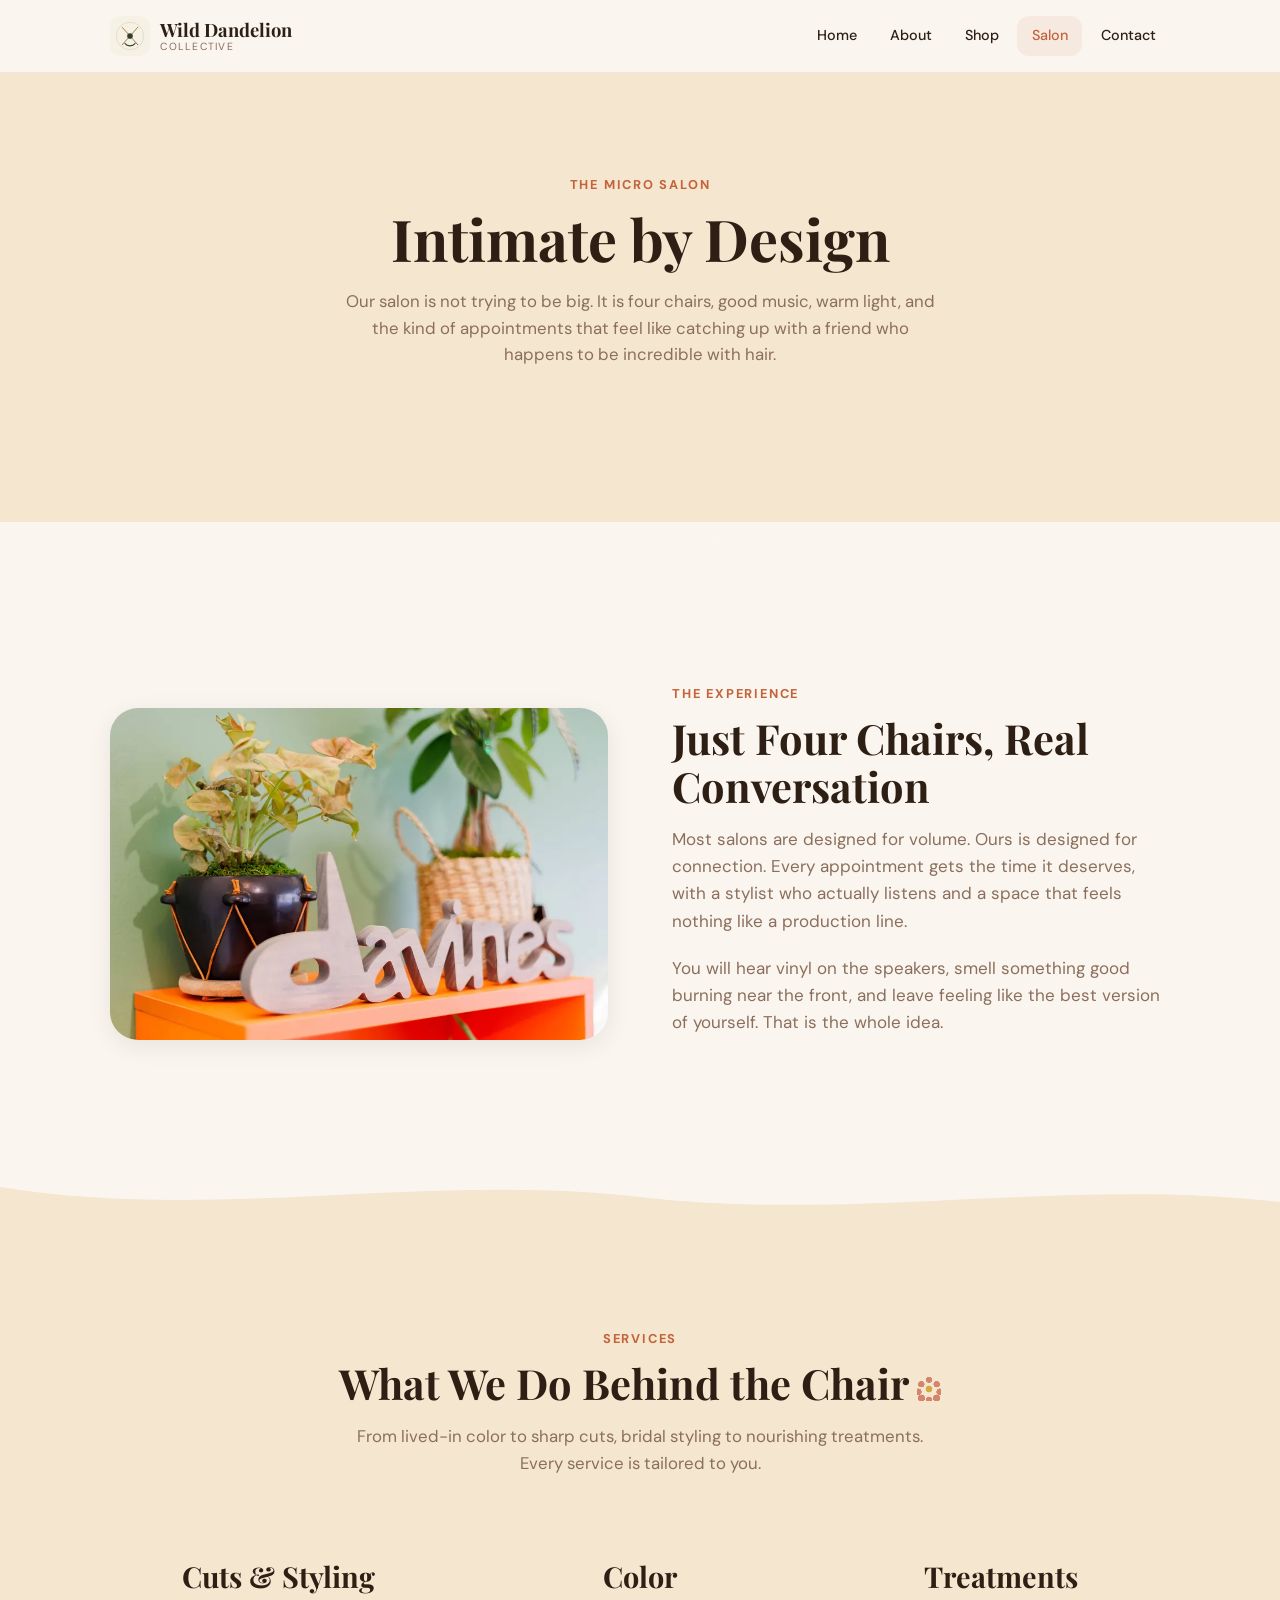
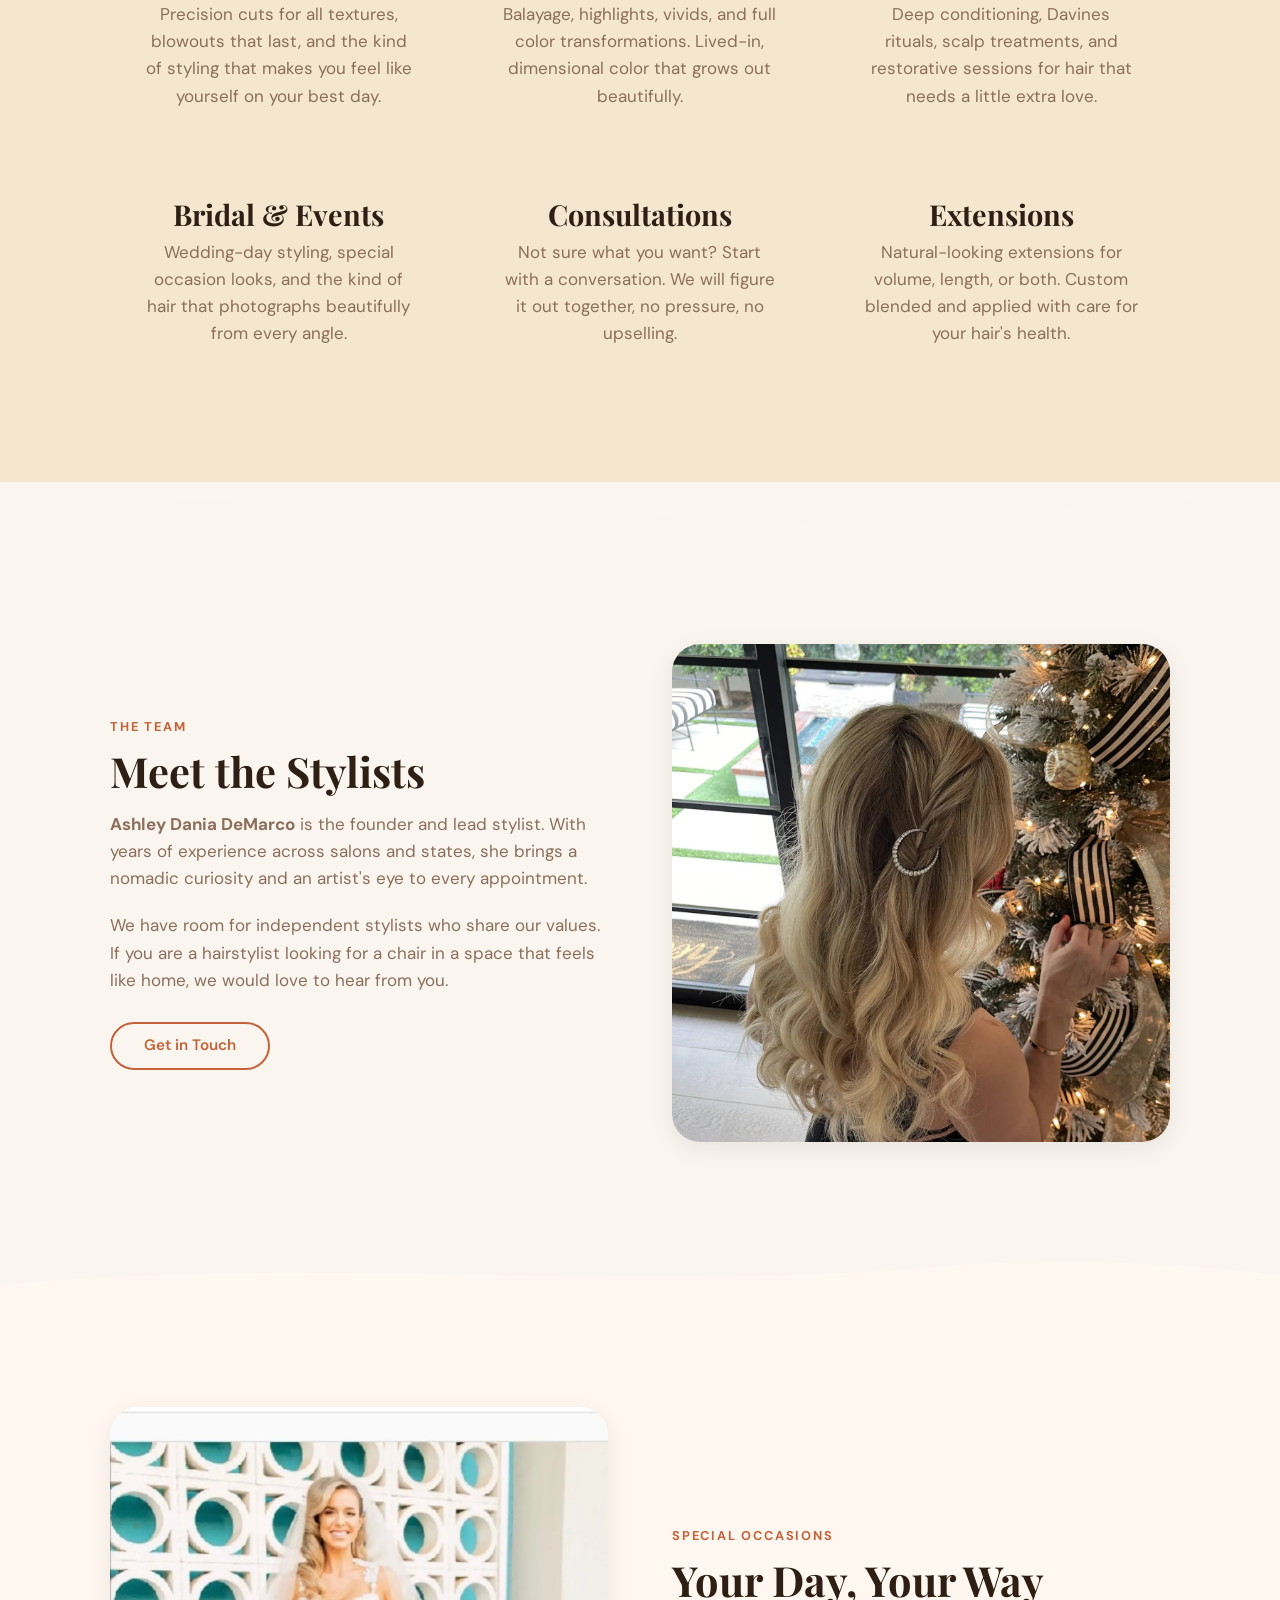
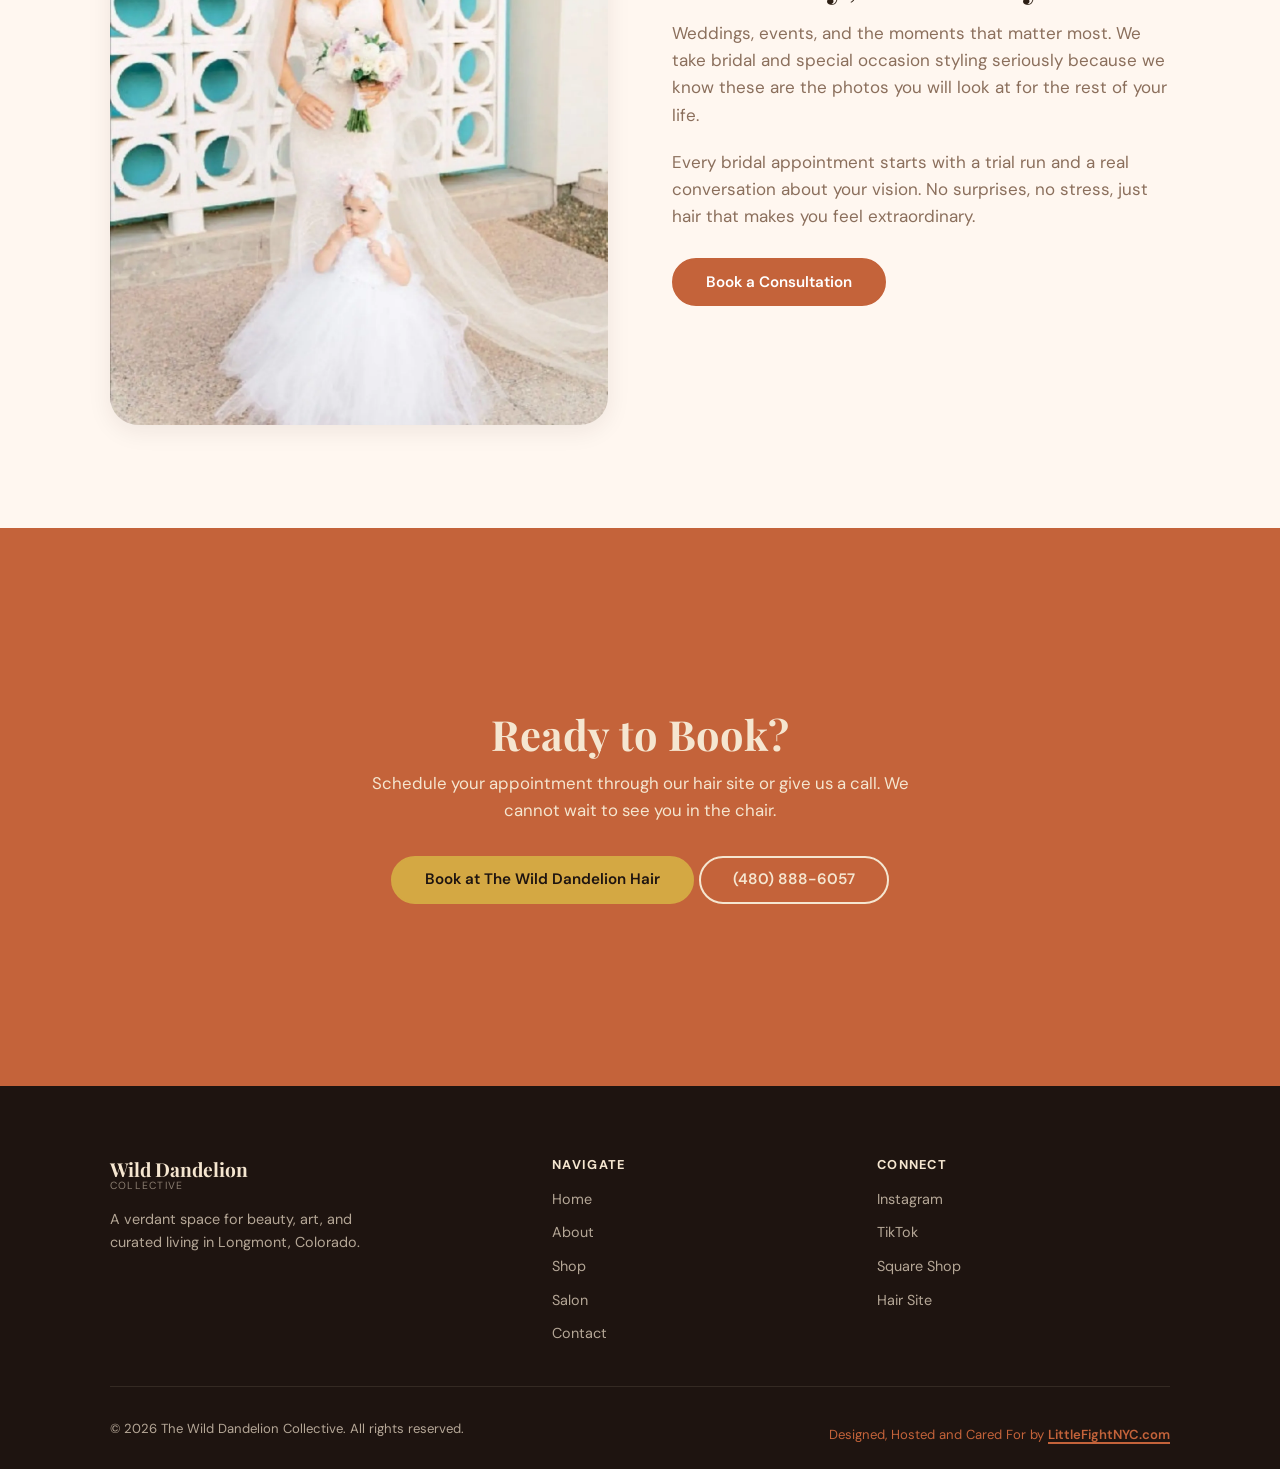
<file: site/pages/salon.html>
<!DOCTYPE html>
<html lang="en">
<head>
  <meta charset="UTF-8">
  <meta name="viewport" content="width=device-width, initial-scale=1.0">
  <title>The Micro Salon | The Wild Dandelion Collective</title>
  <meta name="description" content="An intimate 4-chair micro salon inside The Wild Dandelion Collective. Real conversation, unhurried appointments, and work that takes its time. Longmont, CO.">

  <meta property="og:title" content="The Micro Salon | The Wild Dandelion Collective">
  <meta property="og:description" content="Four chairs, real conversation, and work that takes its time. Our micro salon is intimate by design.">
  <meta property="og:type" content="website">
  <meta property="og:url" content="https://thewilddandelioncollective.com/pages/salon.html">
  <meta property="og:image" content="https://thewilddandelioncollective.com/assets/img/salon-detail-900.webp">

  <link rel="preconnect" href="https://fonts.googleapis.com">
  <link rel="preconnect" href="https://fonts.gstatic.com" crossorigin>
  <link href="https://fonts.googleapis.com/css2?family=DM+Sans:ital,wght@0,400;0,500;0,600;0,700;1,400&family=Playfair+Display:wght@400;600;700&display=swap" rel="stylesheet">
  <link rel="icon" href="../assets/icons/brand-mark.svg" type="image/svg+xml">
  <link rel="stylesheet" href="../css/styles.css">
</head>
<body>
  <a href="#main" class="skip-link">Skip to main content</a>

  <!-- HEADER -->
  <header class="site-header">
    <div class="container header-inner">
      <a href="../index.html" class="logo" aria-label="The Wild Dandelion Collective — Home">
        <img src="../assets/icons/brand-mark.svg" alt="" width="40" height="40">
        <span class="logo-text">
          Wild Dandelion
          <span>Collective</span>
        </span>
      </a>
      <nav aria-label="Main navigation">
        <ul class="nav-list">
          <li><a href="../index.html">Home</a></li>
          <li><a href="about.html">About</a></li>
          <li><a href="shop.html">Shop</a></li>
          <li><a href="salon.html" aria-current="page">Salon</a></li>
          <li><a href="contact.html">Contact</a></li>
        </ul>
      </nav>
      <button class="menu-toggle" aria-expanded="false" aria-controls="mobile-nav" aria-label="Open menu">
        <span></span><span></span><span></span>
      </button>
    </div>
    <nav id="mobile-nav" class="mobile-nav" aria-label="Mobile navigation">
      <ul class="mobile-nav-list">
        <li><a href="../index.html">Home</a></li>
        <li><a href="about.html">About</a></li>
        <li><a href="shop.html">Shop</a></li>
        <li><a href="salon.html" aria-current="page">Salon</a></li>
        <li><a href="contact.html">Contact</a></li>
      </ul>
    </nav>
  </header>

  <main id="main">

    <!-- SALON HERO -->
    <section class="section section--cream">
      <div class="container">
        <div class="section-header">
          <span class="eyebrow">The Micro Salon</span>
          <h1>Intimate by Design</h1>
          <p>Our salon is not trying to be big. It is four chairs, good music, warm light, and the kind of appointments that feel like catching up with a friend who happens to be incredible with hair.</p>
        </div>
      </div>
    </section>

    <div class="wave-divider wave-divider--bg">
      <svg viewBox="0 0 1440 60" preserveAspectRatio="none" aria-hidden="true">
        <path d="M0,30 C360,60 720,0 1080,30 C1260,45 1380,40 1440,30 L1440,60 L0,60 Z"/>
      </svg>
    </div>

    <!-- THE EXPERIENCE -->
    <section class="section">
      <div class="container">
        <div class="feature-row reveal">
          <div class="feature-img">
            <img src="../assets/img/salon-detail-900.webp" alt="Salon chairs and styling stations inside the intimate micro salon" width="900" height="600" loading="lazy">
          </div>
          <div class="feature-text">
            <span class="eyebrow">The Experience</span>
            <h2>Just Four Chairs, Real Conversation</h2>
            <p>Most salons are designed for volume. Ours is designed for connection. Every appointment gets the time it deserves, with a stylist who actually listens and a space that feels nothing like a production line.</p>
            <p>You will hear vinyl on the speakers, smell something good burning near the front, and leave feeling like the best version of yourself. That is the whole idea.</p>
          </div>
        </div>
      </div>
    </section>

    <!-- WHAT WE DO -->
    <div class="wave-divider wave-divider--cream">
      <svg viewBox="0 0 1440 60" preserveAspectRatio="none" aria-hidden="true">
        <path d="M0,20 C240,55 480,5 720,30 C960,55 1200,10 1440,35 L1440,60 L0,60 Z"/>
      </svg>
    </div>

    <section class="section section--cream">
      <div class="container">
        <div class="section-header reveal">
          <span class="eyebrow">Services</span>
          <h2 class="heading-daisy">What We Do Behind the Chair</h2>
          <p>From lived-in color to sharp cuts, bridal styling to nourishing treatments. Every service is tailored to you.</p>
        </div>

        <div class="card-grid card-grid--3 reveal">
          <div class="salon-feature">
            <h3>Cuts &amp; Styling</h3>
            <p>Precision cuts for all textures, blowouts that last, and the kind of styling that makes you feel like yourself on your best day.</p>
          </div>
          <div class="salon-feature">
            <h3>Color</h3>
            <p>Balayage, highlights, vivids, and full color transformations. Lived-in, dimensional color that grows out beautifully.</p>
          </div>
          <div class="salon-feature">
            <h3>Treatments</h3>
            <p>Deep conditioning, Davines rituals, scalp treatments, and restorative sessions for hair that needs a little extra love.</p>
          </div>
          <div class="salon-feature">
            <h3>Bridal &amp; Events</h3>
            <p>Wedding-day styling, special occasion looks, and the kind of hair that photographs beautifully from every angle.</p>
          </div>
          <div class="salon-feature">
            <h3>Consultations</h3>
            <p>Not sure what you want? Start with a conversation. We will figure it out together, no pressure, no upselling.</p>
          </div>
          <div class="salon-feature">
            <h3>Extensions</h3>
            <p>Natural-looking extensions for volume, length, or both. Custom blended and applied with care for your hair's health.</p>
          </div>
        </div>
      </div>
    </section>

    <div class="wave-divider wave-divider--bg">
      <svg viewBox="0 0 1440 60" preserveAspectRatio="none" aria-hidden="true">
        <path d="M0,30 C360,0 720,60 1080,30 C1260,15 1380,20 1440,30 L1440,60 L0,60 Z"/>
      </svg>
    </div>

    <!-- MEET THE TEAM -->
    <section class="section">
      <div class="container">
        <div class="feature-row feature-row--reverse reveal">
          <div class="feature-img">
            <img src="../assets/img/client-work-2-1400.webp" alt="Finished hair work showcasing dimensional color and styling" width="1400" height="1400" loading="lazy">
          </div>
          <div class="feature-text">
            <span class="eyebrow">The Team</span>
            <h2>Meet the Stylists</h2>
            <p><strong>Ashley Dania DeMarco</strong> is the founder and lead stylist. With years of experience across salons and states, she brings a nomadic curiosity and an artist's eye to every appointment.</p>
            <p>We have room for independent stylists who share our values. If you are a hairstylist looking for a chair in a space that feels like home, we would love to hear from you.</p>
            <a href="contact.html" class="btn btn--outline">Get in Touch</a>
          </div>
        </div>
      </div>
    </section>

    <!-- BRIDAL -->
    <div class="wave-divider wave-divider--surface">
      <svg viewBox="0 0 1440 60" preserveAspectRatio="none" aria-hidden="true">
        <path d="M0,40 C360,10 720,50 1080,20 C1260,10 1380,25 1440,30 L1440,60 L0,60 Z"/>
      </svg>
    </div>

    <section class="section section--surface">
      <div class="container">
        <div class="feature-row reveal">
          <div class="feature-img">
            <img src="../assets/img/bridal-work-1400.webp" alt="Bridal hair styling in a soft, romantic look" width="1400" height="1738" loading="lazy">
          </div>
          <div class="feature-text">
            <span class="eyebrow">Special Occasions</span>
            <h2>Your Day, Your Way</h2>
            <p>Weddings, events, and the moments that matter most. We take bridal and special occasion styling seriously because we know these are the photos you will look at for the rest of your life.</p>
            <p>Every bridal appointment starts with a trial run and a real conversation about your vision. No surprises, no stress, just hair that makes you feel extraordinary.</p>
            <a href="https://thewilddandelion.hair/" target="_blank" rel="noopener" class="btn btn--primary">Book a Consultation</a>
          </div>
        </div>
      </div>
    </section>

    <!-- CTA -->
    <section class="section section--primary">
      <div class="container cta-banner reveal">
        <h2>Ready to Book?</h2>
        <p>Schedule your appointment through our hair site or give us a call. We cannot wait to see you in the chair.</p>
        <a href="https://thewilddandelion.hair/" target="_blank" rel="noopener" class="btn btn--accent">Book at The Wild Dandelion Hair</a>
        <a href="tel:+14808886057" class="btn btn--outline-light">(480) 888-6057</a>
      </div>
    </section>

  </main>

  <!-- FOOTER -->
  <footer class="site-footer">
    <div class="container">
      <div class="footer-grid">
        <div class="footer-brand">
          <div class="logo-text">
            Wild Dandelion
            <span>Collective</span>
          </div>
          <p class="mt-2">A verdant space for beauty, art, and curated living in Longmont, Colorado.</p>
        </div>
        <div class="footer-col">
          <h4>Navigate</h4>
          <ul>
            <li><a href="../index.html">Home</a></li>
            <li><a href="about.html">About</a></li>
            <li><a href="shop.html">Shop</a></li>
            <li><a href="salon.html">Salon</a></li>
            <li><a href="contact.html">Contact</a></li>
          </ul>
        </div>
        <div class="footer-col">
          <h4>Connect</h4>
          <ul>
            <li><a href="https://www.instagram.com/thewilddandelion.collective/" target="_blank" rel="noopener">Instagram</a></li>
            <li><a href="https://www.tiktok.com/@ashleydania.collective" target="_blank" rel="noopener">TikTok</a></li>
            <li><a href="https://the-wild-dandalion.square.site/" target="_blank" rel="noopener">Square Shop</a></li>
            <li><a href="https://thewilddandelion.hair/" target="_blank" rel="noopener">Hair Site</a></li>
          </ul>
        </div>
      </div>
      <div class="footer-bottom">
        <p>&copy; <span class="js-year">2026</span> The Wild Dandelion Collective. All rights reserved.</p>
        <p class="footer-credit">Designed, Hosted and Cared For by <a href="https://littlefightnyc.com" target="_blank" rel="noopener">LittleFightNYC.com</a></p>
      </div>
    </div>
  </footer>
  <script src="../js/main.js"></script>
</body>
</html>
</file>
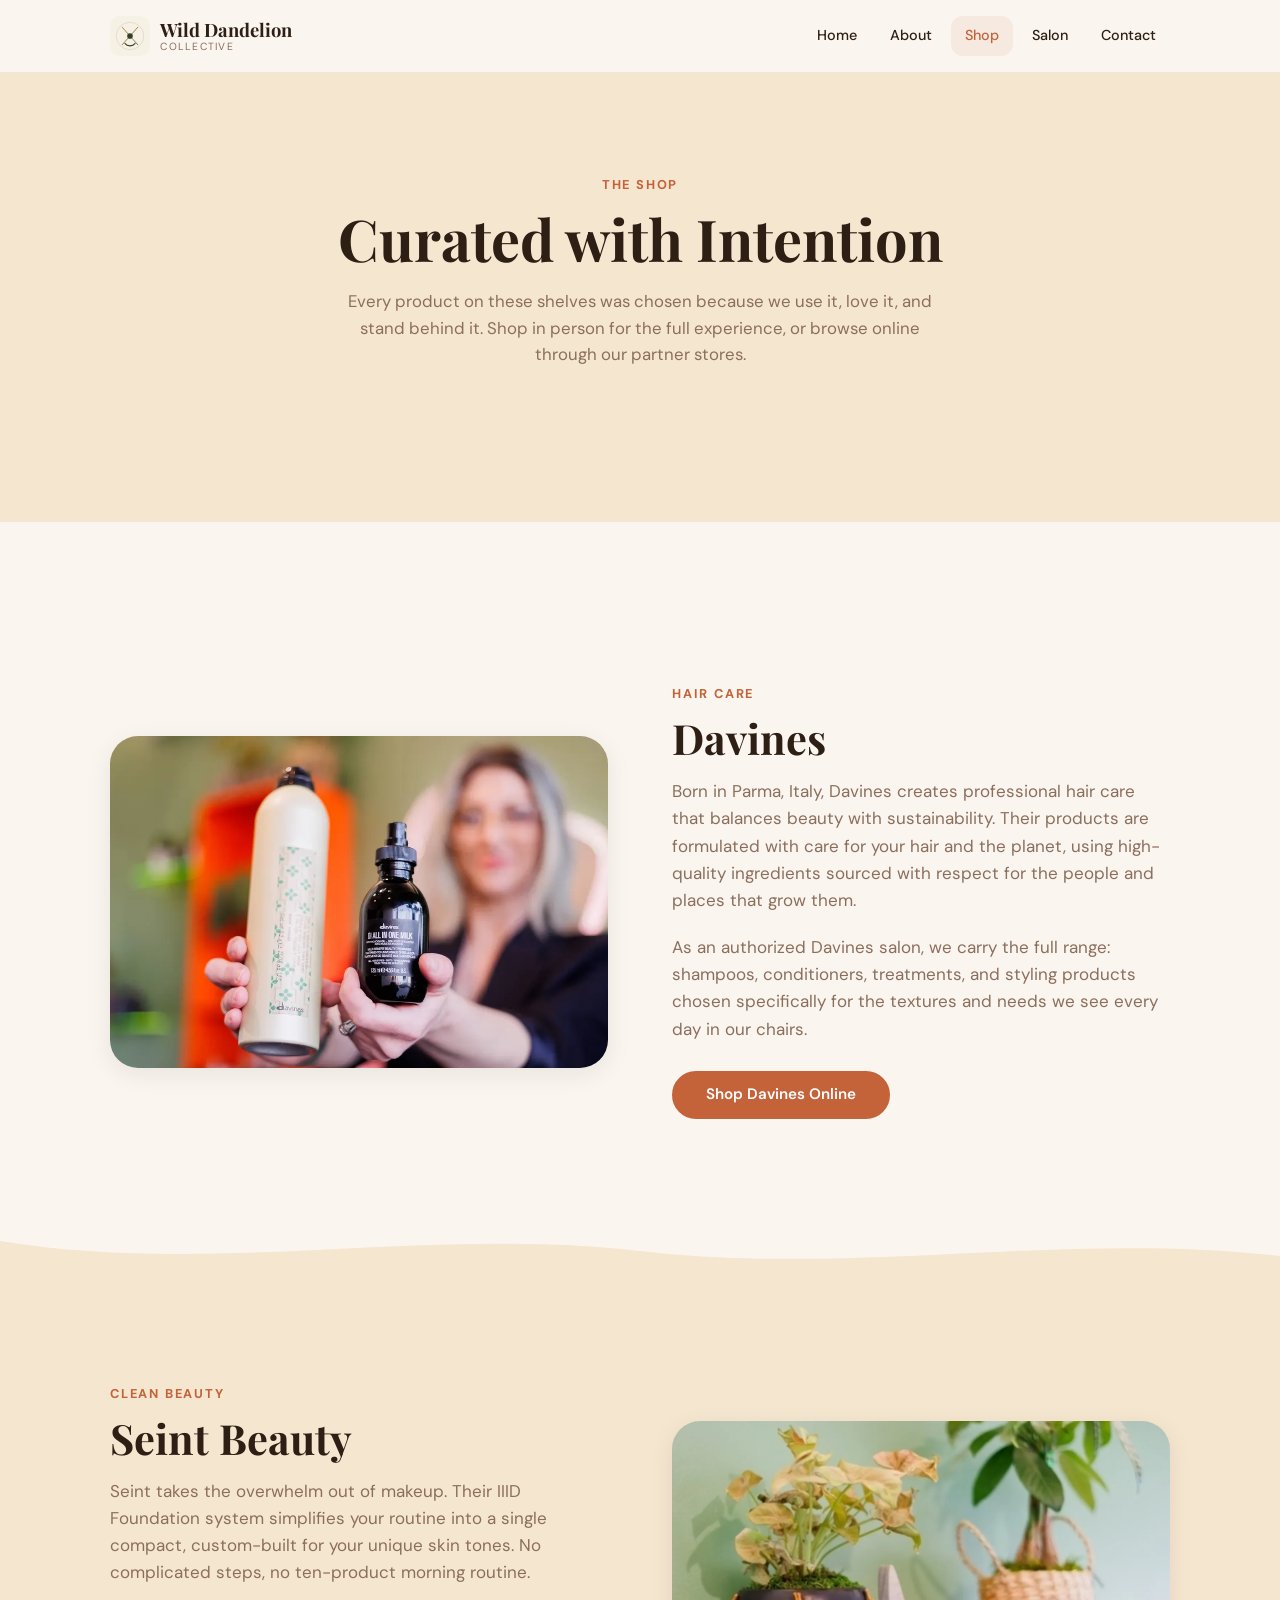
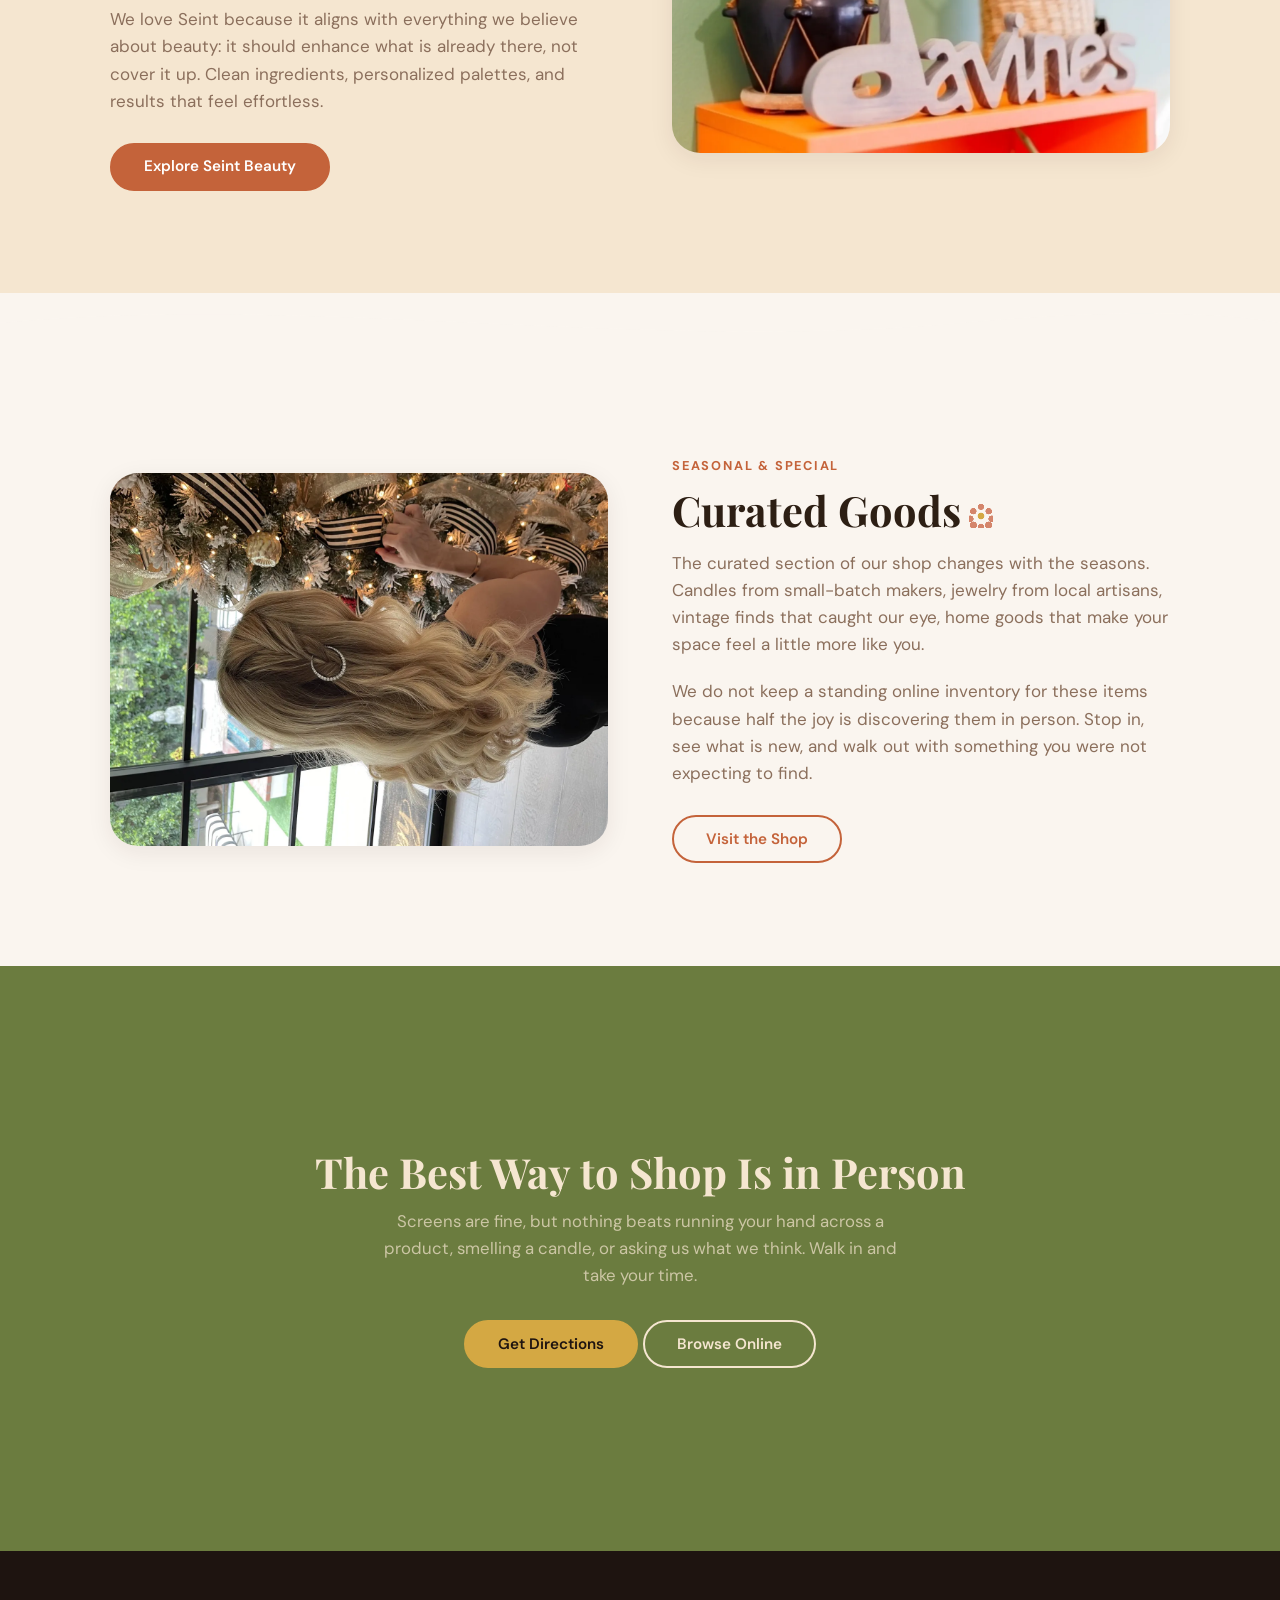
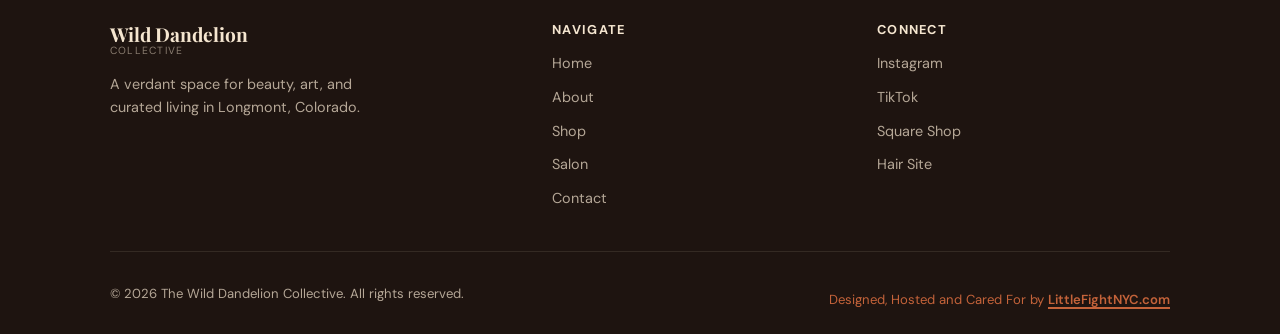
<file: site/pages/shop.html>
<!DOCTYPE html>
<html lang="en">
<head>
  <meta charset="UTF-8">
  <meta name="viewport" content="width=device-width, initial-scale=1.0">
  <title>Shop | The Wild Dandelion Collective</title>
  <meta name="description" content="Shop Davines professional hair care, Seint clean beauty, and curated seasonal goods at The Wild Dandelion Collective in Longmont, Colorado. In person or online.">

  <meta property="og:title" content="Shop | The Wild Dandelion Collective">
  <meta property="og:description" content="Professional hair care, clean beauty, and seasonal curated goods. Shop in person or through our partner stores.">
  <meta property="og:type" content="website">
  <meta property="og:url" content="https://thewilddandelioncollective.com/pages/shop.html">
  <meta property="og:image" content="https://thewilddandelioncollective.com/assets/img/space-detail-2-1400.webp">

  <link rel="preconnect" href="https://fonts.googleapis.com">
  <link rel="preconnect" href="https://fonts.gstatic.com" crossorigin>
  <link href="https://fonts.googleapis.com/css2?family=DM+Sans:ital,wght@0,400;0,500;0,600;0,700;1,400&family=Playfair+Display:wght@400;600;700&display=swap" rel="stylesheet">
  <link rel="icon" href="../assets/icons/brand-mark.svg" type="image/svg+xml">
  <link rel="stylesheet" href="../css/styles.css">
</head>
<body>
  <a href="#main" class="skip-link">Skip to main content</a>

  <!-- HEADER -->
  <header class="site-header">
    <div class="container header-inner">
      <a href="../index.html" class="logo" aria-label="The Wild Dandelion Collective — Home">
        <img src="../assets/icons/brand-mark.svg" alt="" width="40" height="40">
        <span class="logo-text">
          Wild Dandelion
          <span>Collective</span>
        </span>
      </a>
      <nav aria-label="Main navigation">
        <ul class="nav-list">
          <li><a href="../index.html">Home</a></li>
          <li><a href="about.html">About</a></li>
          <li><a href="shop.html" aria-current="page">Shop</a></li>
          <li><a href="salon.html">Salon</a></li>
          <li><a href="contact.html">Contact</a></li>
        </ul>
      </nav>
      <button class="menu-toggle" aria-expanded="false" aria-controls="mobile-nav" aria-label="Open menu">
        <span></span><span></span><span></span>
      </button>
    </div>
    <nav id="mobile-nav" class="mobile-nav" aria-label="Mobile navigation">
      <ul class="mobile-nav-list">
        <li><a href="../index.html">Home</a></li>
        <li><a href="about.html">About</a></li>
        <li><a href="shop.html" aria-current="page">Shop</a></li>
        <li><a href="salon.html">Salon</a></li>
        <li><a href="contact.html">Contact</a></li>
      </ul>
    </nav>
  </header>

  <main id="main">

    <!-- SHOP HERO -->
    <section class="section section--cream">
      <div class="container">
        <div class="section-header">
          <span class="eyebrow">The Shop</span>
          <h1>Curated with Intention</h1>
          <p>Every product on these shelves was chosen because we use it, love it, and stand behind it. Shop in person for the full experience, or browse online through our partner stores.</p>
        </div>
      </div>
    </section>

    <div class="wave-divider wave-divider--bg">
      <svg viewBox="0 0 1440 60" preserveAspectRatio="none" aria-hidden="true">
        <path d="M0,30 C360,60 720,0 1080,30 C1260,45 1380,40 1440,30 L1440,60 L0,60 Z"/>
      </svg>
    </div>

    <!-- DAVINES -->
    <section class="section">
      <div class="container">
        <div class="feature-row reveal">
          <div class="feature-img">
            <img src="../assets/img/davines-ritual-900.webp" alt="Davines professional hair care products beautifully arranged on a shelf" width="900" height="600" loading="lazy">
          </div>
          <div class="feature-text">
            <span class="eyebrow">Hair Care</span>
            <h2>Davines</h2>
            <p>Born in Parma, Italy, Davines creates professional hair care that balances beauty with sustainability. Their products are formulated with care for your hair and the planet, using high-quality ingredients sourced with respect for the people and places that grow them.</p>
            <p>As an authorized Davines salon, we carry the full range: shampoos, conditioners, treatments, and styling products chosen specifically for the textures and needs we see every day in our chairs.</p>
            <a href="https://the-wild-dandalion.square.site/" target="_blank" rel="noopener" class="btn btn--primary">Shop Davines Online</a>
          </div>
        </div>
      </div>
    </section>

    <!-- SEINT -->
    <div class="wave-divider wave-divider--cream">
      <svg viewBox="0 0 1440 60" preserveAspectRatio="none" aria-hidden="true">
        <path d="M0,20 C240,55 480,5 720,30 C960,55 1200,10 1440,35 L1440,60 L0,60 Z"/>
      </svg>
    </div>

    <section class="section section--cream">
      <div class="container">
        <div class="feature-row feature-row--reverse reveal">
          <div class="feature-img">
            <img src="../assets/img/studio-detail-1400.webp" alt="Clean beauty products displayed in the collective's warm retail space" width="1400" height="933" loading="lazy">
          </div>
          <div class="feature-text">
            <span class="eyebrow">Clean Beauty</span>
            <h2>Seint Beauty</h2>
            <p>Seint takes the overwhelm out of makeup. Their IIID Foundation system simplifies your routine into a single compact, custom-built for your unique skin tones. No complicated steps, no ten-product morning routine.</p>
            <p>We love Seint because it aligns with everything we believe about beauty: it should enhance what is already there, not cover it up. Clean ingredients, personalized palettes, and results that feel effortless.</p>
            <a href="https://www.seintofficial.com/en" target="_blank" rel="noopener" class="btn btn--primary">Explore Seint Beauty</a>
          </div>
        </div>
      </div>
    </section>

    <!-- CURATED GOODS -->
    <div class="wave-divider wave-divider--bg">
      <svg viewBox="0 0 1440 60" preserveAspectRatio="none" aria-hidden="true">
        <path d="M0,30 C360,0 720,60 1080,30 C1260,15 1380,20 1440,30 L1440,60 L0,60 Z"/>
      </svg>
    </div>

    <section class="section">
      <div class="container">
        <div class="feature-row reveal">
          <div class="feature-img">
            <img src="../assets/img/space-detail-2-1400.webp" alt="Seasonal curated goods and handmade items on vintage display tables" width="1400" height="1050" loading="lazy">
          </div>
          <div class="feature-text">
            <span class="eyebrow">Seasonal &amp; Special</span>
            <h2 class="heading-daisy">Curated Goods</h2>
            <p>The curated section of our shop changes with the seasons. Candles from small-batch makers, jewelry from local artisans, vintage finds that caught our eye, home goods that make your space feel a little more like you.</p>
            <p>We do not keep a standing online inventory for these items because half the joy is discovering them in person. Stop in, see what is new, and walk out with something you were not expecting to find.</p>
            <a href="contact.html" class="btn btn--outline">Visit the Shop</a>
          </div>
        </div>
      </div>
    </section>

    <!-- SHOP IN PERSON -->
    <section class="section section--olive">
      <div class="container cta-banner reveal">
        <h2>The Best Way to Shop Is in Person</h2>
        <p style="color:rgba(245,230,208,.7);">Screens are fine, but nothing beats running your hand across a product, smelling a candle, or asking us what we think. Walk in and take your time.</p>
        <a href="contact.html" class="btn btn--accent">Get Directions</a>
        <a href="https://the-wild-dandalion.square.site/" target="_blank" rel="noopener" class="btn btn--outline-light">Browse Online</a>
      </div>
    </section>

  </main>

  <!-- FOOTER -->
  <footer class="site-footer">
    <div class="container">
      <div class="footer-grid">
        <div class="footer-brand">
          <div class="logo-text">
            Wild Dandelion
            <span>Collective</span>
          </div>
          <p class="mt-2">A verdant space for beauty, art, and curated living in Longmont, Colorado.</p>
        </div>
        <div class="footer-col">
          <h4>Navigate</h4>
          <ul>
            <li><a href="../index.html">Home</a></li>
            <li><a href="about.html">About</a></li>
            <li><a href="shop.html">Shop</a></li>
            <li><a href="salon.html">Salon</a></li>
            <li><a href="contact.html">Contact</a></li>
          </ul>
        </div>
        <div class="footer-col">
          <h4>Connect</h4>
          <ul>
            <li><a href="https://www.instagram.com/thewilddandelion.collective/" target="_blank" rel="noopener">Instagram</a></li>
            <li><a href="https://www.tiktok.com/@ashleydania.collective" target="_blank" rel="noopener">TikTok</a></li>
            <li><a href="https://the-wild-dandalion.square.site/" target="_blank" rel="noopener">Square Shop</a></li>
            <li><a href="https://thewilddandelion.hair/" target="_blank" rel="noopener">Hair Site</a></li>
          </ul>
        </div>
      </div>
      <div class="footer-bottom">
        <p>&copy; <span class="js-year">2026</span> The Wild Dandelion Collective. All rights reserved.</p>
        <p class="footer-credit">Designed, Hosted and Cared For by <a href="https://littlefightnyc.com" target="_blank" rel="noopener">LittleFightNYC.com</a></p>
      </div>
    </div>
  </footer>
  <script src="../js/main.js"></script>
</body>
</html>
</file>
<file: site/css/styles.css>
/* ==========================================================================
   The Wild Dandelion Collective — Groovy Ember — 2026-03-14
   Static site styles — mobile-first, 60s/70s midcentury funky
   ========================================================================== */

/* ---------- Custom Properties ---------- */
:root {
  --bg: #faf5ef;
  --surface: #fff7f0;
  --text: #2d1f14;
  --muted: #8b6f5c;
  --primary: #c4633a;
  --accent: #d4a843;
  --olive: #6b7c3f;
  --rust: #a04b2d;
  --cream: #f5e6d0;
  --rose: #d4856b;
  --deep: #1e1410;

  --font-heading: "Playfair Display", Georgia, serif;
  --font-body: "DM Sans", system-ui, -apple-system, sans-serif;

  --radius-sm: 12px;
  --radius-md: 20px;
  --radius-lg: 28px;
  --radius-pill: 100px;

  --max-width: 1140px;
  --gutter: clamp(1.25rem, 4vw, 2.5rem);

  --shadow-sm: 0 2px 8px rgba(45, 31, 20, .06);
  --shadow-md: 0 6px 24px rgba(45, 31, 20, .08);
  --shadow-lg: 0 12px 40px rgba(45, 31, 20, .12);

  --transition: 280ms cubic-bezier(.4, 0, .2, 1);
}

/* ---------- Reset & Base ---------- */
*,
*::before,
*::after {
  margin: 0;
  padding: 0;
  box-sizing: border-box;
}

html {
  scroll-behavior: smooth;
  -webkit-text-size-adjust: 100%;
}

@media (prefers-reduced-motion: reduce) {
  html { scroll-behavior: auto; }
  *, *::before, *::after {
    animation-duration: 0.01ms !important;
    animation-iteration-count: 1 !important;
    transition-duration: 0.01ms !important;
  }
}

body {
  font-family: var(--font-body);
  font-size: 17px;
  line-height: 1.6;
  color: var(--text);
  background: var(--bg);
  -webkit-font-smoothing: antialiased;
  -moz-osx-font-smoothing: grayscale;
  overflow-x: hidden;
}

img {
  display: block;
  max-width: 100%;
  height: auto;
}

a {
  color: var(--primary);
  text-decoration-thickness: 1.5px;
  text-underline-offset: 3px;
  transition: color var(--transition), text-decoration-color var(--transition);
}

a:hover {
  color: var(--rust);
}

a:focus-visible {
  outline: 3px solid var(--accent);
  outline-offset: 3px;
  border-radius: 4px;
}

button:focus-visible,
input:focus-visible,
textarea:focus-visible,
select:focus-visible {
  outline: 3px solid var(--accent);
  outline-offset: 3px;
}

::selection {
  background: var(--accent);
  color: var(--deep);
}

/* ---------- Typography ---------- */
h1, h2, h3, h4, h5, h6 {
  font-family: var(--font-heading);
  font-weight: 700;
  line-height: 1.15;
  color: var(--text);
}

h1 { font-size: clamp(2.2rem, 5vw, 3.6rem); }
h2 { font-size: clamp(1.7rem, 3.5vw, 2.6rem); }
h3 { font-size: clamp(1.3rem, 2.5vw, 1.8rem); }
h4 { font-size: clamp(1.1rem, 2vw, 1.4rem); }

p + p { margin-top: 1em; }

.eyebrow {
  font-family: var(--font-body);
  font-size: .8rem;
  font-weight: 700;
  letter-spacing: .14em;
  text-transform: uppercase;
  color: var(--primary);
  margin-bottom: .6rem;
  display: block;
}

/* ---------- Layout ---------- */
.container {
  width: 100%;
  max-width: var(--max-width);
  margin: 0 auto;
  padding: 0 var(--gutter);
}

.section {
  padding: clamp(3.5rem, 8vw, 6.5rem) 0;
}

.section--cream { background: var(--cream); }
.section--surface { background: var(--surface); }
.section--olive { background: var(--olive); color: var(--cream); }
.section--olive h2,
.section--olive h3,
.section--olive h4 { color: var(--cream); }
.section--olive .eyebrow { color: var(--accent); }
.section--primary { background: var(--primary); color: var(--cream); }
.section--primary h2,
.section--primary h3 { color: var(--cream); }
.section--primary .eyebrow { color: var(--accent); }
.section--deep { background: var(--deep); color: var(--cream); }
.section--deep h2,
.section--deep h3 { color: var(--cream); }
.section--deep .eyebrow { color: var(--accent); }
.section--deep a { color: var(--accent); }

.section-header {
  text-align: center;
  margin-bottom: clamp(2rem, 4vw, 3.5rem);
}

.section-header p {
  max-width: 600px;
  margin: 1rem auto 0;
  color: var(--muted);
  font-size: 1.05rem;
}

/* ---------- Wavy Dividers ---------- */
.wave-divider {
  position: relative;
  overflow: hidden;
  height: 60px;
  width: 100%;
}

.wave-divider svg {
  position: absolute;
  bottom: 0;
  left: 0;
  width: 100%;
  height: 100%;
}

.wave-divider--cream svg { fill: var(--cream); }
.wave-divider--bg svg { fill: var(--bg); }
.wave-divider--surface svg { fill: var(--surface); }
.wave-divider--olive svg { fill: var(--olive); }
.wave-divider--primary svg { fill: var(--primary); }
.wave-divider--deep svg { fill: var(--deep); }

/* ---------- Buttons ---------- */
.btn {
  display: inline-flex;
  align-items: center;
  gap: .5rem;
  font-family: var(--font-body);
  font-size: .95rem;
  font-weight: 600;
  line-height: 1;
  padding: .9rem 2rem;
  border: 2px solid transparent;
  border-radius: var(--radius-pill);
  cursor: pointer;
  text-decoration: none;
  transition: all var(--transition);
  white-space: nowrap;
}

.btn:focus-visible {
  outline: 3px solid var(--accent);
  outline-offset: 3px;
}

.btn--primary {
  background: var(--primary);
  color: #fff;
  border-color: var(--primary);
}
.btn--primary:hover {
  background: var(--rust);
  border-color: var(--rust);
  color: #fff;
  transform: translateY(-2px);
  box-shadow: var(--shadow-md);
}

.btn--accent {
  background: var(--accent);
  color: var(--deep);
  border-color: var(--accent);
}
.btn--accent:hover {
  background: #c49a35;
  border-color: #c49a35;
  transform: translateY(-2px);
  box-shadow: var(--shadow-md);
}

.btn--outline {
  background: transparent;
  color: var(--primary);
  border-color: var(--primary);
}
.btn--outline:hover {
  background: var(--primary);
  color: #fff;
  transform: translateY(-2px);
}

.btn--outline-light {
  background: transparent;
  color: var(--cream);
  border-color: var(--cream);
}
.btn--outline-light:hover {
  background: var(--cream);
  color: var(--deep);
  transform: translateY(-2px);
}

/* ---------- Site Header ---------- */
.site-header {
  position: sticky;
  top: 0;
  z-index: 100;
  background: rgba(250, 245, 239, .92);
  backdrop-filter: blur(12px);
  -webkit-backdrop-filter: blur(12px);
  border-bottom: 1px solid rgba(139, 111, 92, .1);
  transition: box-shadow var(--transition);
}

.site-header.scrolled {
  box-shadow: var(--shadow-sm);
}

.header-inner {
  display: flex;
  align-items: center;
  justify-content: space-between;
  height: 72px;
}

.logo {
  display: flex;
  align-items: center;
  gap: .65rem;
  text-decoration: none;
  color: var(--text);
}

.logo img {
  width: 40px;
  height: 40px;
}

.logo-text {
  font-family: var(--font-heading);
  font-size: 1.15rem;
  font-weight: 700;
  line-height: 1.15;
}

.logo-text span {
  display: block;
  font-size: .65rem;
  font-weight: 400;
  font-family: var(--font-body);
  letter-spacing: .12em;
  text-transform: uppercase;
  color: var(--muted);
}

/* Desktop nav */
.nav-list {
  display: none;
  list-style: none;
  gap: .25rem;
}

.nav-list a {
  display: block;
  padding: .5rem .9rem;
  font-size: .9rem;
  font-weight: 500;
  color: var(--text);
  text-decoration: none;
  border-radius: var(--radius-sm);
  transition: background var(--transition), color var(--transition);
}

.nav-list a:hover,
.nav-list a[aria-current="page"] {
  color: var(--primary);
  background: rgba(196, 99, 58, .08);
}

/* Hamburger */
.menu-toggle {
  display: flex;
  flex-direction: column;
  justify-content: center;
  gap: 5px;
  width: 44px;
  height: 44px;
  padding: 10px;
  border: none;
  background: none;
  cursor: pointer;
  border-radius: var(--radius-sm);
  transition: background var(--transition);
}

.menu-toggle:hover { background: rgba(196, 99, 58, .08); }

.menu-toggle span {
  display: block;
  width: 24px;
  height: 2.5px;
  background: var(--text);
  border-radius: 2px;
  transition: transform var(--transition), opacity var(--transition);
}

.menu-toggle[aria-expanded="true"] span:nth-child(1) {
  transform: translateY(7.5px) rotate(45deg);
}
.menu-toggle[aria-expanded="true"] span:nth-child(2) {
  opacity: 0;
}
.menu-toggle[aria-expanded="true"] span:nth-child(3) {
  transform: translateY(-7.5px) rotate(-45deg);
}

/* Mobile nav */
.mobile-nav {
  display: none;
  position: absolute;
  top: 100%;
  left: 0;
  right: 0;
  background: var(--surface);
  border-bottom: 1px solid rgba(139, 111, 92, .12);
  box-shadow: var(--shadow-md);
  padding: 1rem var(--gutter) 1.5rem;
}

.mobile-nav.open { display: block; }

.mobile-nav-list {
  list-style: none;
}

.mobile-nav-list a {
  display: block;
  padding: .85rem 1rem;
  font-size: 1.05rem;
  font-weight: 500;
  color: var(--text);
  text-decoration: none;
  border-radius: var(--radius-sm);
  transition: background var(--transition), color var(--transition);
}

.mobile-nav-list a:hover,
.mobile-nav-list a[aria-current="page"] {
  color: var(--primary);
  background: rgba(196, 99, 58, .08);
}

@media (min-width: 768px) {
  .nav-list {
    display: flex;
  }
  .menu-toggle,
  .mobile-nav { display: none !important; }
}

/* ---------- Hero ---------- */
.hero {
  position: relative;
  overflow: hidden;
  min-height: 70vh;
  display: flex;
  align-items: center;
  background: var(--deep);
  color: var(--cream);
}

.hero-bg {
  position: absolute;
  inset: 0;
}

.hero-bg img {
  width: 100%;
  height: 100%;
  object-fit: cover;
  opacity: .45;
}

/* subtle grain overlay */
.hero-bg::after {
  content: "";
  position: absolute;
  inset: 0;
  background: linear-gradient(135deg, rgba(30, 20, 16, .5) 0%, rgba(30, 20, 16, .15) 100%);
  mix-blend-mode: multiply;
}

.hero-content {
  position: relative;
  z-index: 2;
  padding: clamp(4rem, 10vw, 7rem) 0 clamp(3rem, 8vw, 6rem);
  max-width: 680px;
}

.hero h1 {
  color: var(--cream);
  margin-bottom: .75rem;
}

.hero .tagline {
  font-size: clamp(1.05rem, 2vw, 1.3rem);
  color: rgba(245, 230, 208, .85);
  margin-bottom: 2rem;
  line-height: 1.5;
}

.hero .btn { margin-right: .75rem; margin-bottom: .75rem; }

/* ---------- Cards ---------- */
.card-grid {
  display: grid;
  gap: 1.5rem;
}

.card-grid--2 { grid-template-columns: 1fr; }
.card-grid--3 { grid-template-columns: 1fr; }
.card-grid--4 { grid-template-columns: 1fr; }

@media (min-width: 600px) {
  .card-grid--2 { grid-template-columns: repeat(2, 1fr); }
  .card-grid--3 { grid-template-columns: repeat(2, 1fr); }
  .card-grid--4 { grid-template-columns: repeat(2, 1fr); }
}

@media (min-width: 900px) {
  .card-grid--3 { grid-template-columns: repeat(3, 1fr); }
  .card-grid--4 { grid-template-columns: repeat(4, 1fr); }
}

.card {
  background: var(--surface);
  border-radius: var(--radius-lg);
  overflow: hidden;
  box-shadow: var(--shadow-sm);
  transition: transform var(--transition), box-shadow var(--transition);
}

.card:hover {
  transform: translateY(-4px) rotate(-.5deg);
  box-shadow: var(--shadow-lg);
}

.card-img {
  position: relative;
  overflow: hidden;
  aspect-ratio: 4 / 3;
}

.card-img img {
  width: 100%;
  height: 100%;
  object-fit: cover;
  transition: transform 500ms ease;
}

.card:hover .card-img img {
  transform: scale(1.04);
}

.card-body {
  padding: 1.5rem;
}

.card-body h3 {
  font-size: 1.25rem;
  margin-bottom: .5rem;
}

.card-body p {
  color: var(--muted);
  font-size: .95rem;
  margin-bottom: 1rem;
}

/* ---------- Feature Row ---------- */
.feature-row {
  display: grid;
  gap: 2rem;
  align-items: center;
}

@media (min-width: 768px) {
  .feature-row { grid-template-columns: 1fr 1fr; gap: clamp(2rem, 5vw, 4rem); }
  .feature-row--reverse .feature-img { order: 2; }
}

.feature-img {
  border-radius: var(--radius-lg);
  overflow: hidden;
  box-shadow: var(--shadow-md);
}

.feature-img img {
  width: 100%;
  height: auto;
  display: block;
}

.feature-text h2 { margin-bottom: 1rem; }
.feature-text p { color: var(--muted); margin-bottom: 1.25rem; }
.feature-text p:last-of-type { margin-bottom: 1.75rem; }

/* ---------- Daisy Decoration (CSS art) ---------- */
.daisy {
  position: relative;
  display: inline-block;
  width: 32px;
  height: 32px;
}

.daisy::before {
  content: "";
  position: absolute;
  width: 100%;
  height: 100%;
  background:
    radial-gradient(circle at 50% 50%, var(--accent) 18%, transparent 19%),
    radial-gradient(circle at 50% 15%, #fff 11%, transparent 12%),
    radial-gradient(circle at 80% 30%, #fff 11%, transparent 12%),
    radial-gradient(circle at 93% 60%, #fff 11%, transparent 12%),
    radial-gradient(circle at 80% 85%, #fff 11%, transparent 12%),
    radial-gradient(circle at 50% 93%, #fff 11%, transparent 12%),
    radial-gradient(circle at 20% 85%, #fff 11%, transparent 12%),
    radial-gradient(circle at 7% 60%, #fff 11%, transparent 12%),
    radial-gradient(circle at 20% 30%, #fff 11%, transparent 12%);
}

/* Inline daisy for headings */
.heading-daisy::after {
  content: "";
  display: inline-block;
  width: 24px;
  height: 24px;
  margin-left: .5rem;
  vertical-align: middle;
  background:
    radial-gradient(circle at 50% 50%, var(--accent) 20%, transparent 21%),
    radial-gradient(circle at 50% 12%, var(--rose) 12%, transparent 13%),
    radial-gradient(circle at 82% 30%, var(--rose) 12%, transparent 13%),
    radial-gradient(circle at 95% 62%, var(--rose) 12%, transparent 13%),
    radial-gradient(circle at 82% 88%, var(--rose) 12%, transparent 13%),
    radial-gradient(circle at 50% 95%, var(--rose) 12%, transparent 13%),
    radial-gradient(circle at 18% 88%, var(--rose) 12%, transparent 13%),
    radial-gradient(circle at 5% 62%, var(--rose) 12%, transparent 13%),
    radial-gradient(circle at 18% 30%, var(--rose) 12%, transparent 13%);
}

/* ---------- Visit / Info Block ---------- */
.info-grid {
  display: grid;
  gap: 2rem;
}

@media (min-width: 768px) {
  .info-grid { grid-template-columns: 1fr 1fr; }
}

.info-block {
  background: var(--surface);
  border-radius: var(--radius-lg);
  padding: 2rem;
  box-shadow: var(--shadow-sm);
}

.info-block h3 {
  margin-bottom: .75rem;
  font-size: 1.15rem;
}

.info-block p,
.info-block address {
  color: var(--muted);
  font-style: normal;
  line-height: 1.7;
}

.info-block a {
  color: var(--primary);
}

/* ---------- CTA Banner ---------- */
.cta-banner {
  text-align: center;
  padding: clamp(3rem, 8vw, 5rem) 0;
}

.cta-banner h2 {
  margin-bottom: .75rem;
}

.cta-banner p {
  max-width: 540px;
  margin: 0 auto 2rem;
  font-size: 1.05rem;
}

/* ---------- Contact Form ---------- */
.contact-form {
  max-width: 600px;
  margin: 0 auto;
}

.form-group {
  margin-bottom: 1.25rem;
}

.form-group label {
  display: block;
  font-weight: 600;
  font-size: .9rem;
  margin-bottom: .4rem;
  color: var(--text);
}

.form-group input,
.form-group textarea,
.form-group select {
  width: 100%;
  padding: .85rem 1rem;
  font-family: var(--font-body);
  font-size: 1rem;
  color: var(--text);
  background: var(--surface);
  border: 2px solid rgba(139, 111, 92, .2);
  border-radius: var(--radius-md);
  transition: border-color var(--transition), box-shadow var(--transition);
}

.form-group input:focus,
.form-group textarea:focus {
  border-color: var(--primary);
  box-shadow: 0 0 0 3px rgba(196, 99, 58, .12);
  outline: none;
}

.form-group textarea {
  resize: vertical;
  min-height: 140px;
}

.ohnohoney {
  position: absolute;
  left: -9999px;
  opacity: 0;
  height: 0;
  width: 0;
  overflow: hidden;
}

/* ---------- Footer ---------- */
.site-footer {
  background: var(--deep);
  color: rgba(245, 230, 208, .7);
  padding: clamp(3rem, 6vw, 4.5rem) 0 1.5rem;
}

.footer-grid {
  display: grid;
  gap: 2rem;
  margin-bottom: 2.5rem;
}

@media (min-width: 600px) {
  .footer-grid { grid-template-columns: 1.4fr 1fr 1fr; }
}

.footer-brand .logo-text {
  color: var(--cream);
  font-size: 1.2rem;
  margin-bottom: .5rem;
}

.footer-brand .logo-text span {
  color: rgba(245, 230, 208, .5);
}

.footer-brand p {
  font-size: .9rem;
  max-width: 280px;
  line-height: 1.6;
}

.footer-col h4 {
  color: var(--cream);
  font-family: var(--font-body);
  font-size: .8rem;
  font-weight: 700;
  text-transform: uppercase;
  letter-spacing: .1em;
  margin-bottom: .75rem;
}

.footer-col ul {
  list-style: none;
}

.footer-col li + li { margin-top: .4rem; }

.footer-col a {
  color: rgba(245, 230, 208, .7);
  text-decoration: none;
  font-size: .9rem;
  transition: color var(--transition);
}

.footer-col a:hover { color: var(--accent); }

.footer-bottom {
  border-top: 1px solid rgba(245, 230, 208, .1);
  padding-top: 1.5rem;
  display: flex;
  flex-wrap: wrap;
  justify-content: space-between;
  align-items: center;
  gap: .75rem;
  font-size: .82rem;
}

.footer-credit {
  color: var(--primary);
  font-size: .82rem;
}

.footer-credit a {
  color: var(--primary);
  font-weight: 600;
}

.footer-credit a:hover { color: var(--accent); }

/* ---------- 404 ---------- */
.page-404 {
  min-height: 70vh;
  display: flex;
  align-items: center;
  justify-content: center;
  text-align: center;
  padding: 3rem var(--gutter);
}

.page-404 h1 {
  font-size: clamp(4rem, 12vw, 8rem);
  color: var(--primary);
}

.page-404 p {
  font-size: 1.15rem;
  color: var(--muted);
  margin: 1rem 0 2rem;
}

/* Big CSS daisy for 404 */
.big-daisy {
  width: 100px;
  height: 100px;
  margin: 0 auto 2rem;
  position: relative;
}

.big-daisy::before {
  content: "";
  position: absolute;
  inset: 0;
  background:
    radial-gradient(circle at 50% 50%, var(--accent) 15%, transparent 16%),
    radial-gradient(circle at 50% 8%, var(--rose) 13%, transparent 14%),
    radial-gradient(circle at 84% 26%, var(--rose) 13%, transparent 14%),
    radial-gradient(circle at 96% 58%, var(--rose) 13%, transparent 14%),
    radial-gradient(circle at 84% 86%, var(--rose) 13%, transparent 14%),
    radial-gradient(circle at 50% 96%, var(--rose) 13%, transparent 14%),
    radial-gradient(circle at 16% 86%, var(--rose) 13%, transparent 14%),
    radial-gradient(circle at 4% 58%, var(--rose) 13%, transparent 14%),
    radial-gradient(circle at 16% 26%, var(--rose) 13%, transparent 14%);
  animation: daisy-spin 20s linear infinite;
}

@keyframes daisy-spin {
  to { transform: rotate(360deg); }
}

@media (prefers-reduced-motion: reduce) {
  .big-daisy::before { animation: none; }
}

/* ---------- Scroll Reveal ---------- */
.reveal {
  opacity: 0;
  transform: translateY(28px);
  transition: opacity 600ms ease, transform 600ms ease;
}

.reveal.visible {
  opacity: 1;
  transform: translateY(0);
}

@media (prefers-reduced-motion: reduce) {
  .reveal {
    opacity: 1;
    transform: none;
    transition: none;
  }
}

/* ---------- Social Links ---------- */
.social-links {
  display: flex;
  gap: 1rem;
  list-style: none;
}

.social-links a {
  display: flex;
  align-items: center;
  justify-content: center;
  width: 44px;
  height: 44px;
  border-radius: 50%;
  background: rgba(245, 230, 208, .1);
  color: var(--cream);
  text-decoration: none;
  font-size: .85rem;
  font-weight: 700;
  transition: background var(--transition), transform var(--transition);
}

.social-links a:hover {
  background: var(--primary);
  transform: scale(1.1);
}

/* ---------- About Page ---------- */
.about-hero {
  position: relative;
  overflow: hidden;
  padding: clamp(4rem, 10vw, 7rem) 0;
  background: var(--cream);
}

.about-intro {
  max-width: 700px;
}

.about-intro h1 { margin-bottom: 1rem; }
.about-intro p { color: var(--muted); font-size: 1.05rem; }

.about-portrait {
  border-radius: var(--radius-lg);
  overflow: hidden;
  box-shadow: var(--shadow-lg);
  margin-top: 2rem;
  max-width: 700px;
}

@media (min-width: 768px) {
  .about-hero-grid {
    display: grid;
    grid-template-columns: 1fr 1fr;
    gap: 3rem;
    align-items: center;
  }
  .about-portrait { margin-top: 0; }
}

/* ---------- Shop Page ---------- */
.shop-category {
  background: var(--surface);
  border-radius: var(--radius-lg);
  overflow: hidden;
  box-shadow: var(--shadow-sm);
  transition: transform var(--transition), box-shadow var(--transition);
}

.shop-category:hover {
  transform: translateY(-4px);
  box-shadow: var(--shadow-lg);
}

.shop-category-img {
  aspect-ratio: 16 / 10;
  overflow: hidden;
}

.shop-category-img img {
  width: 100%;
  height: 100%;
  object-fit: cover;
  transition: transform 500ms ease;
}

.shop-category:hover .shop-category-img img {
  transform: scale(1.04);
}

.shop-category-body {
  padding: 2rem;
}

.shop-category-body h3 {
  font-size: 1.4rem;
  margin-bottom: .6rem;
}

.shop-category-body p {
  color: var(--muted);
  margin-bottom: 1.25rem;
}

/* ---------- Salon Page ---------- */
.salon-feature {
  background: var(--cream);
  border-radius: var(--radius-lg);
  padding: 2rem;
  text-align: center;
}

.salon-feature h3 { margin-bottom: .5rem; }
.salon-feature p { color: var(--muted); }

/* ---------- Contact Page ---------- */
.contact-grid {
  display: grid;
  gap: 2.5rem;
}

@media (min-width: 768px) {
  .contact-grid { grid-template-columns: 1fr 1fr; }
}

.contact-details h3 { margin-bottom: .5rem; margin-top: 1.5rem; }
.contact-details h3:first-child { margin-top: 0; }
.contact-details p,
.contact-details address { color: var(--muted); font-style: normal; line-height: 1.7; }
.contact-details a { color: var(--primary); }

/* ---------- Skip Link ---------- */
.skip-link {
  position: absolute;
  top: -100%;
  left: 1rem;
  background: var(--primary);
  color: #fff;
  padding: .75rem 1.5rem;
  border-radius: var(--radius-pill);
  font-weight: 600;
  z-index: 200;
  text-decoration: none;
}

.skip-link:focus {
  top: 1rem;
}

/* ---------- Misc ---------- */
.text-center { text-align: center; }
.mb-0 { margin-bottom: 0; }
.mt-1 { margin-top: .5rem; }
.mt-2 { margin-top: 1rem; }
.mt-3 { margin-top: 1.5rem; }
.mt-4 { margin-top: 2rem; }

.visually-hidden {
  position: absolute;
  width: 1px;
  height: 1px;
  padding: 0;
  margin: -1px;
  overflow: hidden;
  clip: rect(0, 0, 0, 0);
  white-space: nowrap;
  border: 0;
}

/* Phone link on mobile */
.phone-link {
  display: inline-flex;
  align-items: center;
  gap: .4rem;
}
</file>
